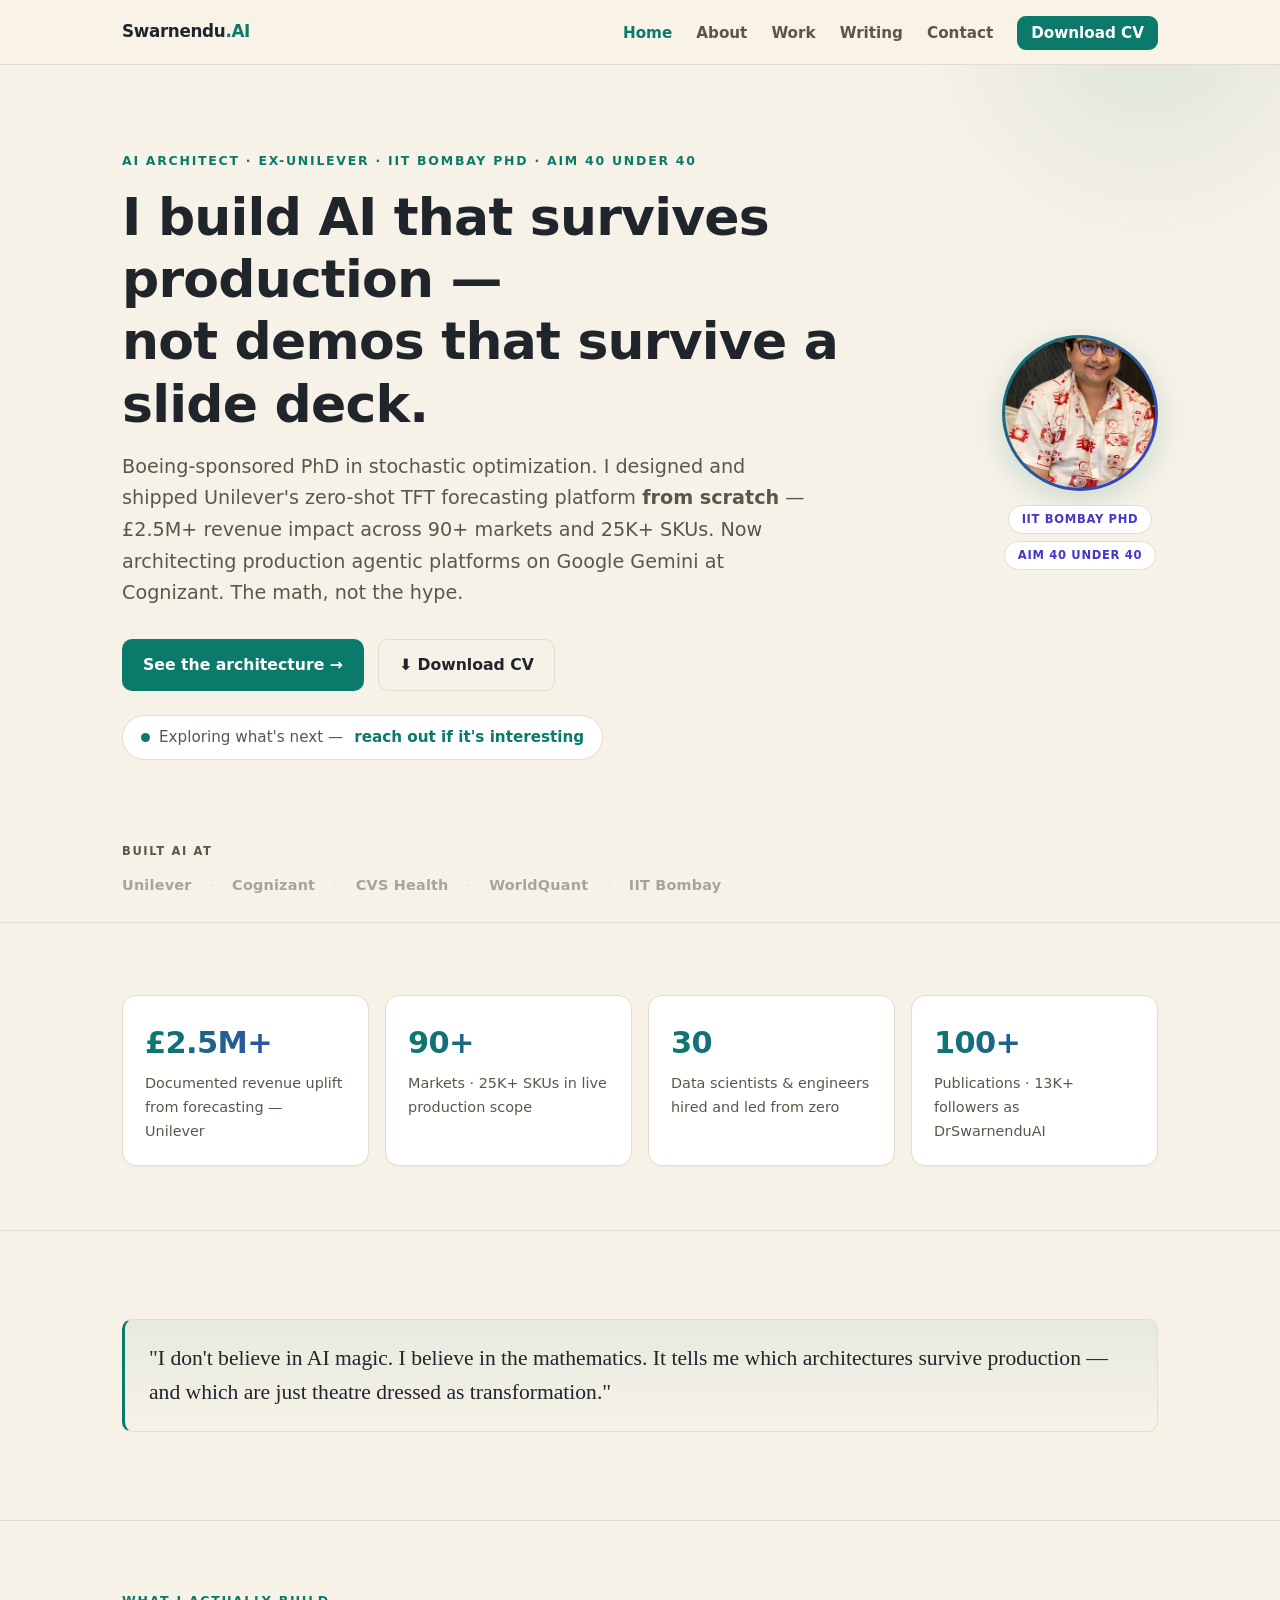
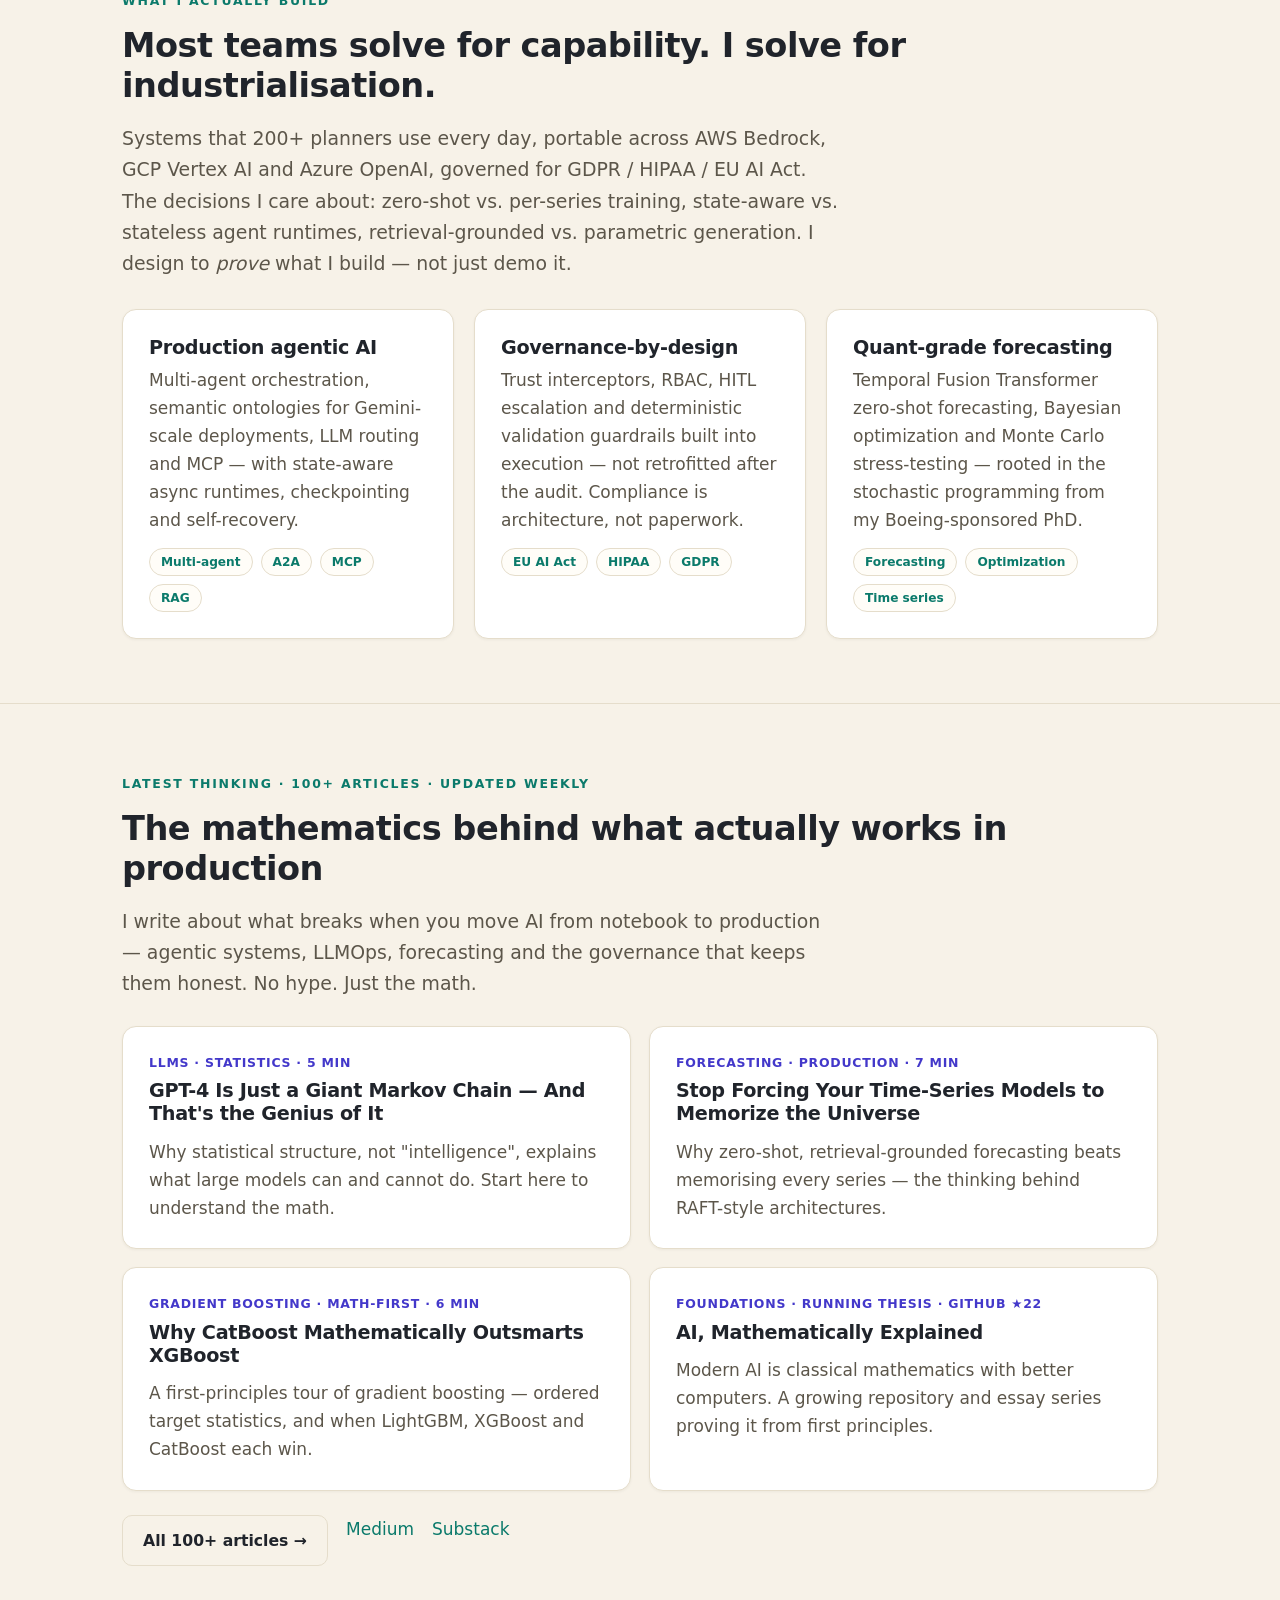
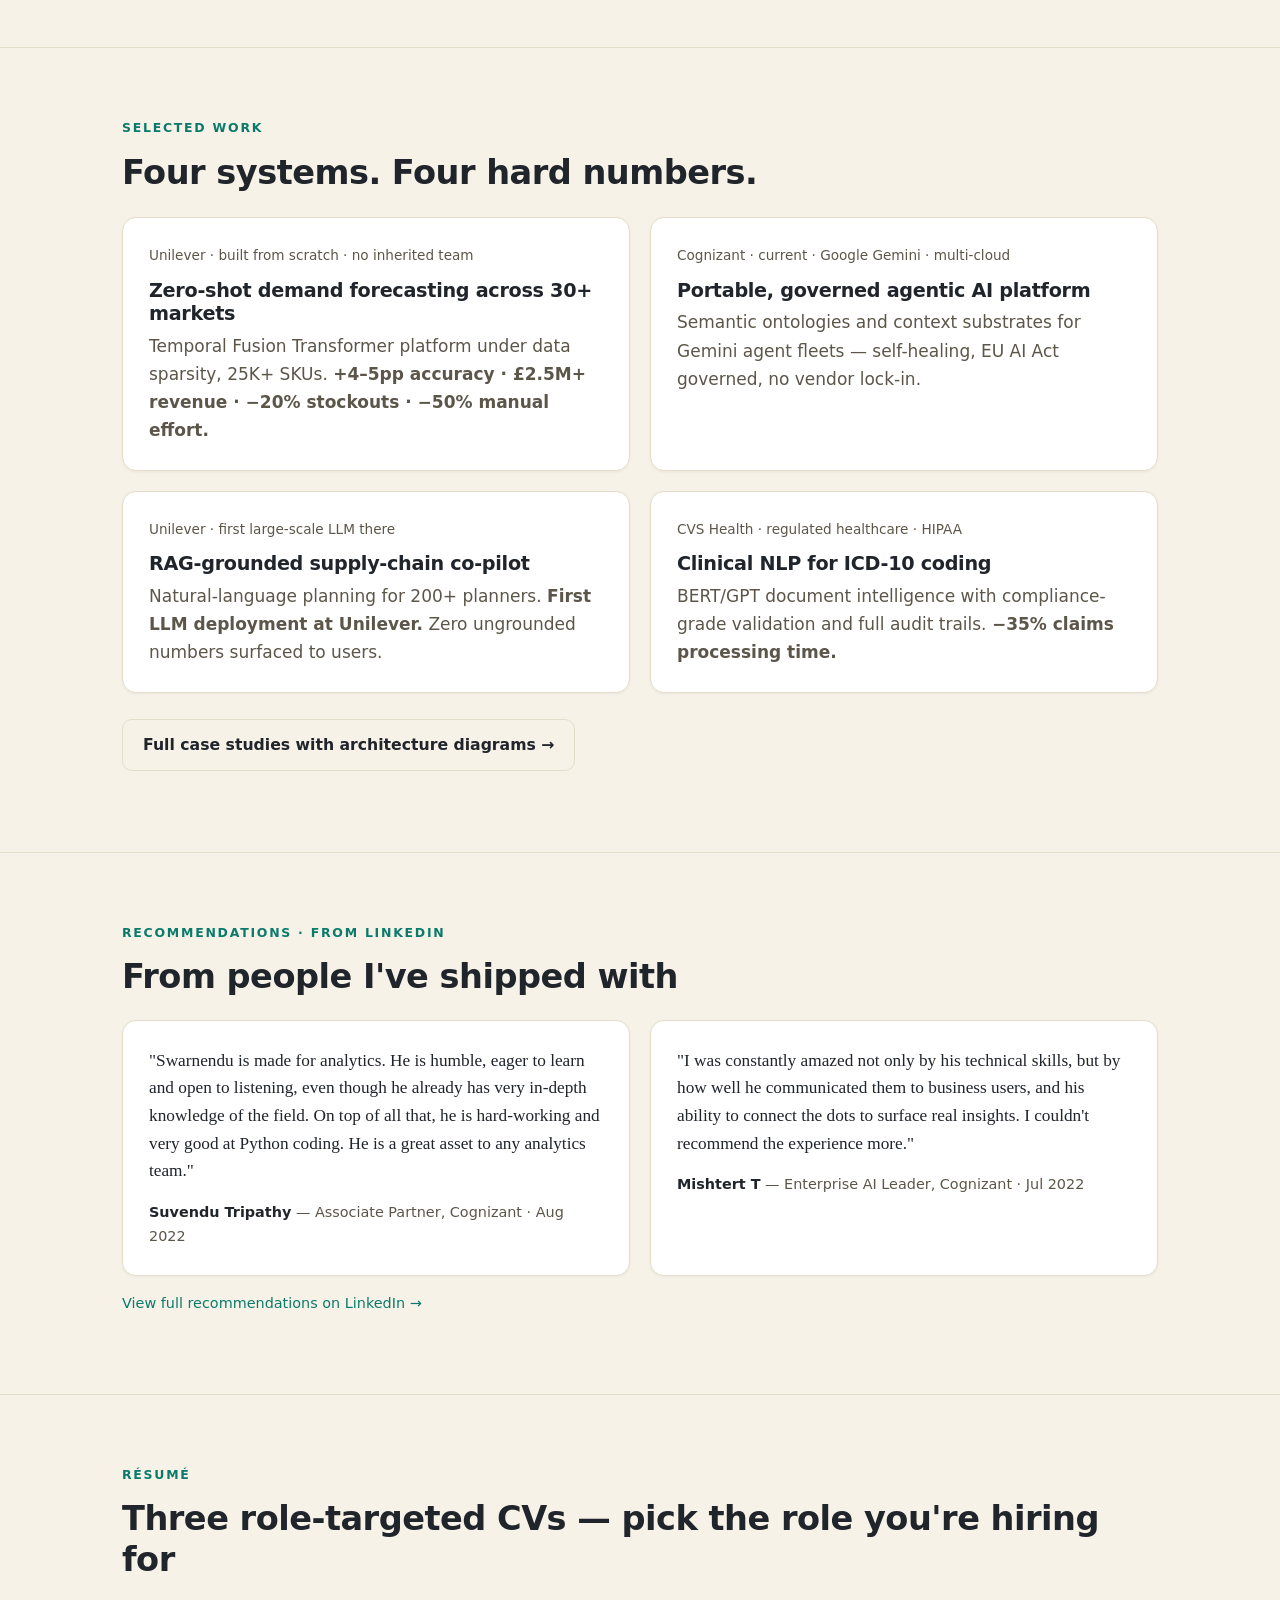
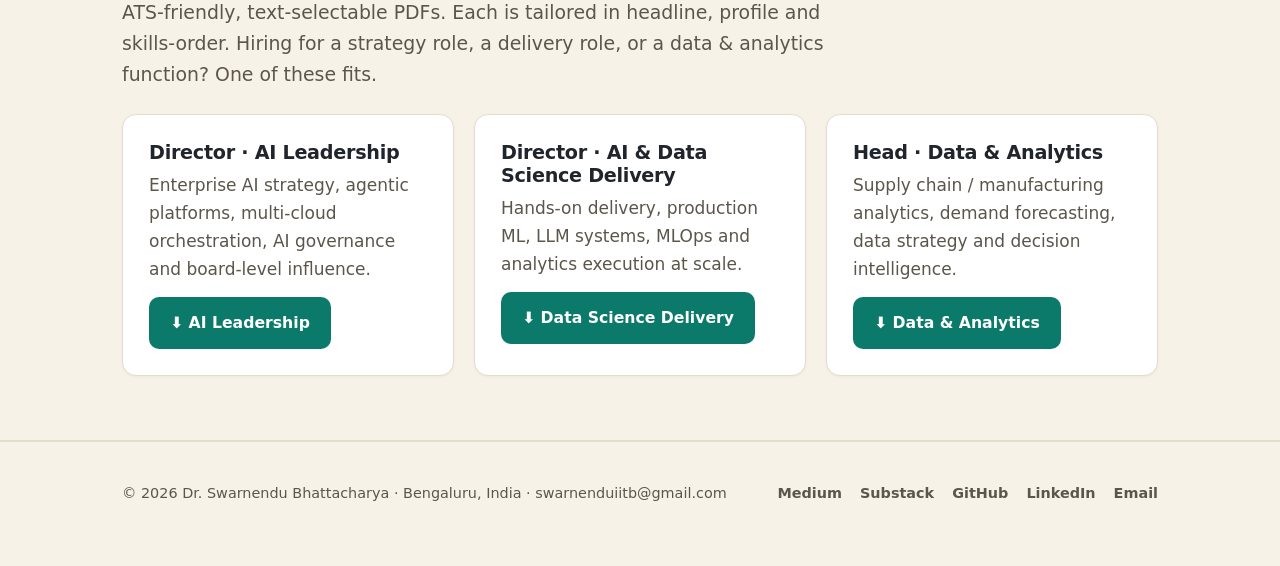
<file: index.html>
<!doctype html>
<html lang="en">
<head>
<meta charset="utf-8">
<meta name="viewport" content="width=device-width,initial-scale=1">
<title>Dr. Swarnendu Bhattacharya — AI Architect · Agentic AI · Forecasting · IIT Bombay PhD · ex-Unilever</title>
<meta name="description" content="Dr. Swarnendu Bhattacharya: AI architect and practitioner. Built Unilever's zero-shot TFT forecasting platform from scratch — £2.5M+ impact across 90+ markets. Now building Google Gemini agentic platforms at Cognizant. IIT Bombay PhD, AIM 40 Under 40. 100+ publications.">
<meta name="author" content="Dr. Swarnendu Bhattacharya">
<meta name="keywords" content="AI architect India, agentic AI production, LLM orchestration enterprise, Temporal Fusion Transformer forecasting, Director AI Bengaluru, Principal AI engineer India, IIT Bombay PhD machine learning, ex-Unilever AI, demand forecasting ML, MLOps production, AI governance GDPR HIPAA, RAG production systems">
<link rel="canonical" href="https://drswarnendu.vercel.app/">
<meta property="og:type" content="website">
<meta property="og:title" content="Dr. Swarnendu Bhattacharya — I build AI that survives production">
<meta property="og:description" content="Director AI · ex-Unilever · IIT Bombay PhD. Built forecasting from scratch: £2.5M+, 90+ markets, 30-person org. AIM 40 Under 40. The mathematics doesn't lie.">
<meta property="og:url" content="https://drswarnendu.vercel.app/">
<meta name="twitter:card" content="summary_large_image">
<meta name="theme-color" content="#f7f2e8">
<link rel="icon" type="image/svg+xml" href="favicon.svg">
<meta property="og:image" content="https://drswarnendu.vercel.app/assets/og-banner.png">
<meta name="twitter:image" content="https://drswarnendu.vercel.app/assets/og-banner.png">
<meta name="google-site-verification" content="ymkqoARlLAQf9RH2tPxUiYVW7BLL19bURBoswuVoYTw">
<link rel="stylesheet" href="styles.css">
<script type="application/ld+json">
{
  "@context":"https://schema.org",
  "@type":"Person",
  "name":"Dr. Swarnendu Bhattacharya",
  "alternateName":"DrSwarnenduAI",
  "headline":"Director AI · ex-Unilever · IIT Bombay Boeing-sponsored PhD · AIM 40 Under 40 · Open to VP AI · Chief AI Officer",
  "jobTitle":"Director of Artificial Intelligence",
  "worksFor":[{"@type":"Organization","name":"Cognizant"}],
  "alumniOf":[
    {"@type":"CollegeOrUniversity","name":"Indian Institute of Technology, Bombay"},
    {"@type":"CollegeOrUniversity","name":"NIT Tiruchirappalli"}
  ],
  "hasCredential":[
    {"@type":"EducationalOccupationalCredential","credentialCategory":"doctorate","recognizedBy":{"@type":"Organization","name":"Indian Institute of Technology, Bombay"},"name":"PhD, Optimization & Operations Research (Boeing-sponsored)"},
    {"@type":"EducationalOccupationalCredential","credentialCategory":"award","recognizedBy":{"@type":"Organization","name":"Analytics India Magazine"},"name":"AIM 40 Under 40, 2026"}
  ],
  "seeks":{
    "@type":"Demand",
    "name":"VP AI · Chief AI Officer · Head of AI Platforms · Director of Data Science",
    "description":"Open to VP Artificial Intelligence, Chief AI Officer, Head of AI Platforms, Director of Data Science, and Director AI Delivery roles — in India and globally (remote or relocation)."
  },
  "email":"mailto:swarnenduiitb@gmail.com",
  "telephone":"+918879220084",
  "address":{"@type":"PostalAddress","addressLocality":"Bengaluru","addressRegion":"Karnataka","addressCountry":"IN"},
  "sameAs":[
    "https://medium.com/@swarnenduiitb2020i",
    "https://substack.com/@swarnenduai",
    "https://github.com/MLDreamer",
    "https://www.linkedin.com/in/swarnendu-bhattacharya/"
  ],
  "knowsAbout":[
    "Agentic AI","LLM Orchestration","Enterprise AI Strategy","VP Artificial Intelligence",
    "Chief AI Officer","Head of AI Platforms","Production Machine Learning",
    "Time Series Forecasting","Demand Forecasting","Multi-Agent Systems",
    "Mathematical Optimization","Operations Research","MLOps","AI Governance",
    "EU AI Act","GDPR","HIPAA","Google Gemini","AWS Bedrock","GCP Vertex AI","Azure OpenAI",
    "Temporal Fusion Transformer","Bayesian Optimization","Monte Carlo Simulation",
    "Databricks","MLflow","SAP IBP","RAG","MCP","A2A protocol"
  ]
}
</script>
</head>
<body>

<header class="nav">
  <div class="wrap nav-inner">
    <a class="brand" href="index.html">Swarnendu<span>.AI</span></a>
    <button class="menu-btn" aria-label="Toggle menu" onclick="document.getElementById('m').classList.toggle('open')">≡</button>
    <nav><ul id="m">
      <li><a href="index.html" class="active">Home</a></li>
      <li><a href="about.html">About</a></li>
      <li><a href="work.html">Work</a></li>
      <li><a href="writing.html">Writing</a></li>
      <li><a href="contact.html">Contact</a></li>
      <li><a class="nav-cta" href="#cv">Download CV</a></li>
    </ul></nav>
  </div>
</header>

<main>

<!-- ============================================================
     HERO
============================================================ -->
<section class="hero">
  <div class="wrap hero-inner">

    <div class="hero-text">
      <span class="eyebrow">AI architect · ex-Unilever · IIT Bombay PhD · AIM 40 Under 40</span>
      <h1>I build AI that survives production —<br>not demos that survive a slide deck.</h1>
      <p class="tag">Boeing-sponsored PhD in stochastic optimization. I designed and shipped Unilever's zero-shot TFT forecasting platform <strong>from scratch</strong> — £2.5M+ revenue impact across 90+ markets and 25K+ SKUs. Now architecting production agentic platforms on Google Gemini at Cognizant. The math, not the hype.</p>
      <div class="cta-row">
        <a class="btn btn-primary" href="work.html">See the architecture →</a>
        <a class="btn btn-ghost" href="assets/cv/Swarnendu-Bhattacharya-CV-Director-AI-Leadership.pdf" download>⬇ Download CV</a>
      </div>
      <div class="avail">
        <span class="pulse"></span>
        Exploring what's next — <a href="contact.html" style="color:var(--accent);font-weight:700;margin-left:2px">reach out if it's interesting</a>
      </div>
    </div>

    <div class="hero-photo">
      <div class="photo-ring">
        <img src="assets/photo.jpg" alt="Dr. Swarnendu Bhattacharya">
      </div>
      <div class="photo-badges">
        <span class="badge-pill">IIT Bombay PhD</span>
        <span class="badge-pill">AIM 40 Under 40</span>
      </div>
    </div>

  </div>
</section>

<!-- ============================================================
     LOGO STRIP — credibility above the scroll
============================================================ -->
<section class="logos">
  <div class="wrap">
    <p class="logos-label">Built AI at</p>
    <div class="logo-strip">
      <span class="logo-co">Unilever</span>
      <span class="logo-sep">·</span>
      <span class="logo-co">Cognizant</span>
      <span class="logo-sep">·</span>
      <span class="logo-co">CVS Health</span>
      <span class="logo-sep">·</span>
      <span class="logo-co">WorldQuant</span>
      <span class="logo-sep">·</span>
      <span class="logo-co">IIT Bombay</span>
    </div>
  </div>
</section>

<!-- ============================================================
     STATS
============================================================ -->
<section class="section">
  <div class="wrap">
    <div class="stats">
      <div class="stat"><div class="n">£2.5M+</div><div class="l">Documented revenue uplift from forecasting — Unilever</div></div>
      <div class="stat"><div class="n">90+</div><div class="l">Markets · 25K+ SKUs in live production scope</div></div>
      <div class="stat"><div class="n">30</div><div class="l">Data scientists &amp; engineers hired and led from zero</div></div>
      <div class="stat"><div class="n">100+</div><div class="l">Publications · 13K+ followers as DrSwarnenduAI</div></div>
    </div>
  </div>
</section>

<!-- ============================================================
     POSITIONING QUOTE
============================================================ -->
<section class="section">
  <div class="wrap">
    <div class="callout">
      <p style="font-family:var(--serif);font-size:1.35rem;line-height:1.55;margin:0">"I don't believe in AI magic. I believe in the mathematics. It tells me which architectures survive production — and which are just theatre dressed as transformation."</p>
    </div>
  </div>
</section>

<!-- ============================================================
     WHAT I DO
============================================================ -->
<section class="section">
  <div class="wrap">
    <span class="eyebrow">What I actually build</span>
    <h2 style="margin-top:0">Most teams solve for capability. I solve for industrialisation.</h2>
    <p class="lead">Systems that 200+ planners use every day, portable across AWS Bedrock, GCP Vertex AI and Azure OpenAI, governed for GDPR / HIPAA / EU AI Act. The decisions I care about: zero-shot vs. per-series training, state-aware vs. stateless agent runtimes, retrieval-grounded vs. parametric generation. I design to <em>prove</em> what I build — not just demo it.</p>
    <div class="grid grid-3" style="margin-top:30px">
      <div class="card">
        <h3>Production agentic AI</h3>
        <p>Multi-agent orchestration, semantic ontologies for Gemini-scale deployments, LLM routing and MCP — with state-aware async runtimes, checkpointing and self-recovery.</p>
        <div class="tag-row"><span class="chip">Multi-agent</span><span class="chip">A2A</span><span class="chip">MCP</span><span class="chip">RAG</span></div>
      </div>
      <div class="card">
        <h3>Governance-by-design</h3>
        <p>Trust interceptors, RBAC, HITL escalation and deterministic validation guardrails built into execution — not retrofitted after the audit. Compliance is architecture, not paperwork.</p>
        <div class="tag-row"><span class="chip">EU AI Act</span><span class="chip">HIPAA</span><span class="chip">GDPR</span></div>
      </div>
      <div class="card">
        <h3>Quant-grade forecasting</h3>
        <p>Temporal Fusion Transformer zero-shot forecasting, Bayesian optimization and Monte Carlo stress-testing — rooted in the stochastic programming from my Boeing-sponsored PhD.</p>
        <div class="tag-row"><span class="chip">Forecasting</span><span class="chip">Optimization</span><span class="chip">Time series</span></div>
      </div>
    </div>
  </div>
</section>

<!-- ============================================================
     LATEST THINKING — writing front-and-centre
============================================================ -->
<section class="section">
  <div class="wrap">
    <span class="eyebrow">Latest thinking · 100+ articles · Updated weekly</span>
    <h2 style="margin-top:0">The mathematics behind what actually works in production</h2>
    <p class="lead">I write about what breaks when you move AI from notebook to production — agentic systems, LLMOps, forecasting and the governance that keeps them honest. No hype. Just the math.</p>
    <div class="feat" style="margin-top:26px">
      <a class="card" href="https://levelup.gitconnected.com/gpt-4-is-just-a-giant-markov-chain-and-thats-the-genius-of-it-5a801502afb0" target="_blank" rel="noopener" style="color:inherit">
        <span class="pub">LLMs · Statistics · 5 min</span>
        <h3>GPT-4 Is Just a Giant Markov Chain — And That's the Genius of It</h3>
        <p>Why statistical structure, not "intelligence", explains what large models can and cannot do. Start here to understand the math.</p>
      </a>
      <a class="card" href="https://www.linkedin.com/pulse/stop-forcing-your-time-series-models-memorize-bhattacharya-ly16c" target="_blank" rel="noopener" style="color:inherit">
        <span class="pub">Forecasting · Production · 7 min</span>
        <h3>Stop Forcing Your Time-Series Models to Memorize the Universe</h3>
        <p>Why zero-shot, retrieval-grounded forecasting beats memorising every series — the thinking behind RAFT-style architectures.</p>
      </a>
      <a class="card" href="https://www.linkedin.com/pulse/why-catboost-mathematically-outsmarts-xgboost-journey-bhattacharya-pnrqc" target="_blank" rel="noopener" style="color:inherit">
        <span class="pub">Gradient Boosting · Math-first · 6 min</span>
        <h3>Why CatBoost Mathematically Outsmarts XGBoost</h3>
        <p>A first-principles tour of gradient boosting — ordered target statistics, and when LightGBM, XGBoost and CatBoost each win.</p>
      </a>
      <a class="card" href="https://github.com/MLDreamer/AIMathematicallyexplained" target="_blank" rel="noopener" style="color:inherit">
        <span class="pub">Foundations · Running thesis · GitHub ★22</span>
        <h3>AI, Mathematically Explained</h3>
        <p>Modern AI is classical mathematics with better computers. A growing repository and essay series proving it from first principles.</p>
      </a>
    </div>
    <p style="margin-top:24px;display:flex;gap:18px;flex-wrap:wrap">
      <a class="btn btn-ghost" href="writing.html">All 100+ articles →</a>
      <a href="https://medium.com/@swarnenduiitb2020i" target="_blank" rel="noopener">Medium</a>
      <a href="https://substack.com/@swarnenduai" target="_blank" rel="noopener">Substack</a>
    </p>
  </div>
</section>

<!-- ============================================================
     SELECTED WORK
============================================================ -->
<section class="section">
  <div class="wrap">
    <span class="eyebrow">Selected work</span>
    <h2 style="margin-top:0">Four systems. Four hard numbers.</h2>
    <div class="grid grid-2" style="margin-top:24px">
      <a class="card" href="work.html#case-unilever-forecasting" style="color:inherit">
        <div class="meta">Unilever · built from scratch · no inherited team</div>
        <h3>Zero-shot demand forecasting across 30+ markets</h3>
        <p>Temporal Fusion Transformer platform under data sparsity, 25K+ SKUs. <strong>+4–5pp accuracy · £2.5M+ revenue · −20% stockouts · −50% manual effort.</strong></p>
      </a>
      <a class="card" href="work.html#case-gemini-agents" style="color:inherit">
        <div class="meta">Cognizant · current · Google Gemini · multi-cloud</div>
        <h3>Portable, governed agentic AI platform</h3>
        <p>Semantic ontologies and context substrates for Gemini agent fleets — self-healing, EU AI Act governed, no vendor lock-in.</p>
      </a>
      <a class="card" href="work.html#case-unilever-copilot" style="color:inherit">
        <div class="meta">Unilever · first large-scale LLM there</div>
        <h3>RAG-grounded supply-chain co-pilot</h3>
        <p>Natural-language planning for 200+ planners. <strong>First LLM deployment at Unilever.</strong> Zero ungrounded numbers surfaced to users.</p>
      </a>
      <a class="card" href="work.html#case-cvs-nlp" style="color:inherit">
        <div class="meta">CVS Health · regulated healthcare · HIPAA</div>
        <h3>Clinical NLP for ICD-10 coding</h3>
        <p>BERT/GPT document intelligence with compliance-grade validation and full audit trails. <strong>−35% claims processing time.</strong></p>
      </a>
    </div>
    <p style="margin-top:26px"><a class="btn btn-ghost" href="work.html">Full case studies with architecture diagrams →</a></p>
  </div>
</section>

<!-- ============================================================
     TESTIMONIALS — social proof from real colleagues
============================================================ -->
<section class="section">
  <div class="wrap">
    <span class="eyebrow">Recommendations · from LinkedIn</span>
    <h2 style="margin-top:0">From people I've shipped with</h2>
    <div class="grid grid-2" style="margin-top:22px">
      <div class="card">
        <blockquote style="margin:0;font-family:var(--serif);font-size:1.08rem;line-height:1.6;color:var(--ink)">"Swarnendu is made for analytics. He is humble, eager to learn and open to listening, even though he already has very in-depth knowledge of the field. On top of all that, he is hard-working and very good at Python coding. He is a great asset to any analytics team."</blockquote>
        <p style="margin:16px 0 0;font-size:.9rem;color:var(--ink-muted)"><strong style="color:var(--ink)">Suvendu Tripathy</strong> — Associate Partner, Cognizant · Aug 2022</p>
      </div>
      <div class="card">
        <blockquote style="margin:0;font-family:var(--serif);font-size:1.08rem;line-height:1.6;color:var(--ink)">"I was constantly amazed not only by his technical skills, but by how well he communicated them to business users, and his ability to connect the dots to surface real insights. I couldn't recommend the experience more."</blockquote>
        <p style="margin:16px 0 0;font-size:.9rem;color:var(--ink-muted)"><strong style="color:var(--ink)">Mishtert T</strong> — Enterprise AI Leader, Cognizant · Jul 2022</p>
      </div>
    </div>
    <p style="margin-top:16px;font-size:.9rem"><a href="https://www.linkedin.com/in/swarnendu-bhattacharya/" target="_blank" rel="noopener">View full recommendations on LinkedIn →</a></p>
  </div>
</section>

<!-- ============================================================
     CV DOWNLOAD
============================================================ -->
<section class="section" id="cv">
  <div class="wrap">
    <span class="eyebrow">Résumé</span>
    <h2 style="margin-top:0">Three role-targeted CVs — pick the role you're hiring for</h2>
    <p class="lead">ATS-friendly, text-selectable PDFs. Each is tailored in headline, profile and skills-order. Hiring for a strategy role, a delivery role, or a data &amp; analytics function? One of these fits.</p>
    <div class="grid grid-3" style="margin-top:24px">
      <div class="card">
        <h3>Director · AI Leadership</h3>
        <p>Enterprise AI strategy, agentic platforms, multi-cloud orchestration, AI governance and board-level influence.</p>
        <p style="margin-top:14px"><a class="btn btn-primary" href="assets/cv/Swarnendu-Bhattacharya-CV-Director-AI-Leadership.pdf" download>⬇ AI Leadership</a></p>
      </div>
      <div class="card">
        <h3>Director · AI &amp; Data Science Delivery</h3>
        <p>Hands-on delivery, production ML, LLM systems, MLOps and analytics execution at scale.</p>
        <p style="margin-top:14px"><a class="btn btn-primary" href="assets/cv/Swarnendu-Bhattacharya-CV-Director-AI-Data-Science-Delivery.pdf" download>⬇ Data Science Delivery</a></p>
      </div>
      <div class="card">
        <h3>Head · Data &amp; Analytics</h3>
        <p>Supply chain / manufacturing analytics, demand forecasting, data strategy and decision intelligence.</p>
        <p style="margin-top:14px"><a class="btn btn-primary" href="assets/cv/Swarnendu-Bhattacharya-CV-Head-Data-Analytics.pdf" download>⬇ Data &amp; Analytics</a></p>
      </div>
    </div>
  </div>
</section>

</main>

<footer>
  <div class="wrap foot-inner">
    <span>© 2026 Dr. Swarnendu Bhattacharya · Bengaluru, India · <a href="mailto:swarnenduiitb@gmail.com" style="color:var(--ink-muted)">swarnenduiitb@gmail.com</a></span>
    <div class="social">
      <a href="https://medium.com/@swarnenduiitb2020i" target="_blank" rel="noopener">Medium</a>
      <a href="https://substack.com/@swarnenduai" target="_blank" rel="noopener">Substack</a>
      <a href="https://github.com/MLDreamer" target="_blank" rel="noopener">GitHub</a>
      <a href="https://www.linkedin.com/in/swarnendu-bhattacharya/" target="_blank" rel="noopener">LinkedIn</a>
      <a href="mailto:swarnenduiitb@gmail.com">Email</a>
    </div>
  </div>
</footer>

<script>
  document.querySelectorAll('#m a').forEach(a=>a.addEventListener('click',()=>document.getElementById('m').classList.remove('open')));
</script>
</body>
</html>
</file>
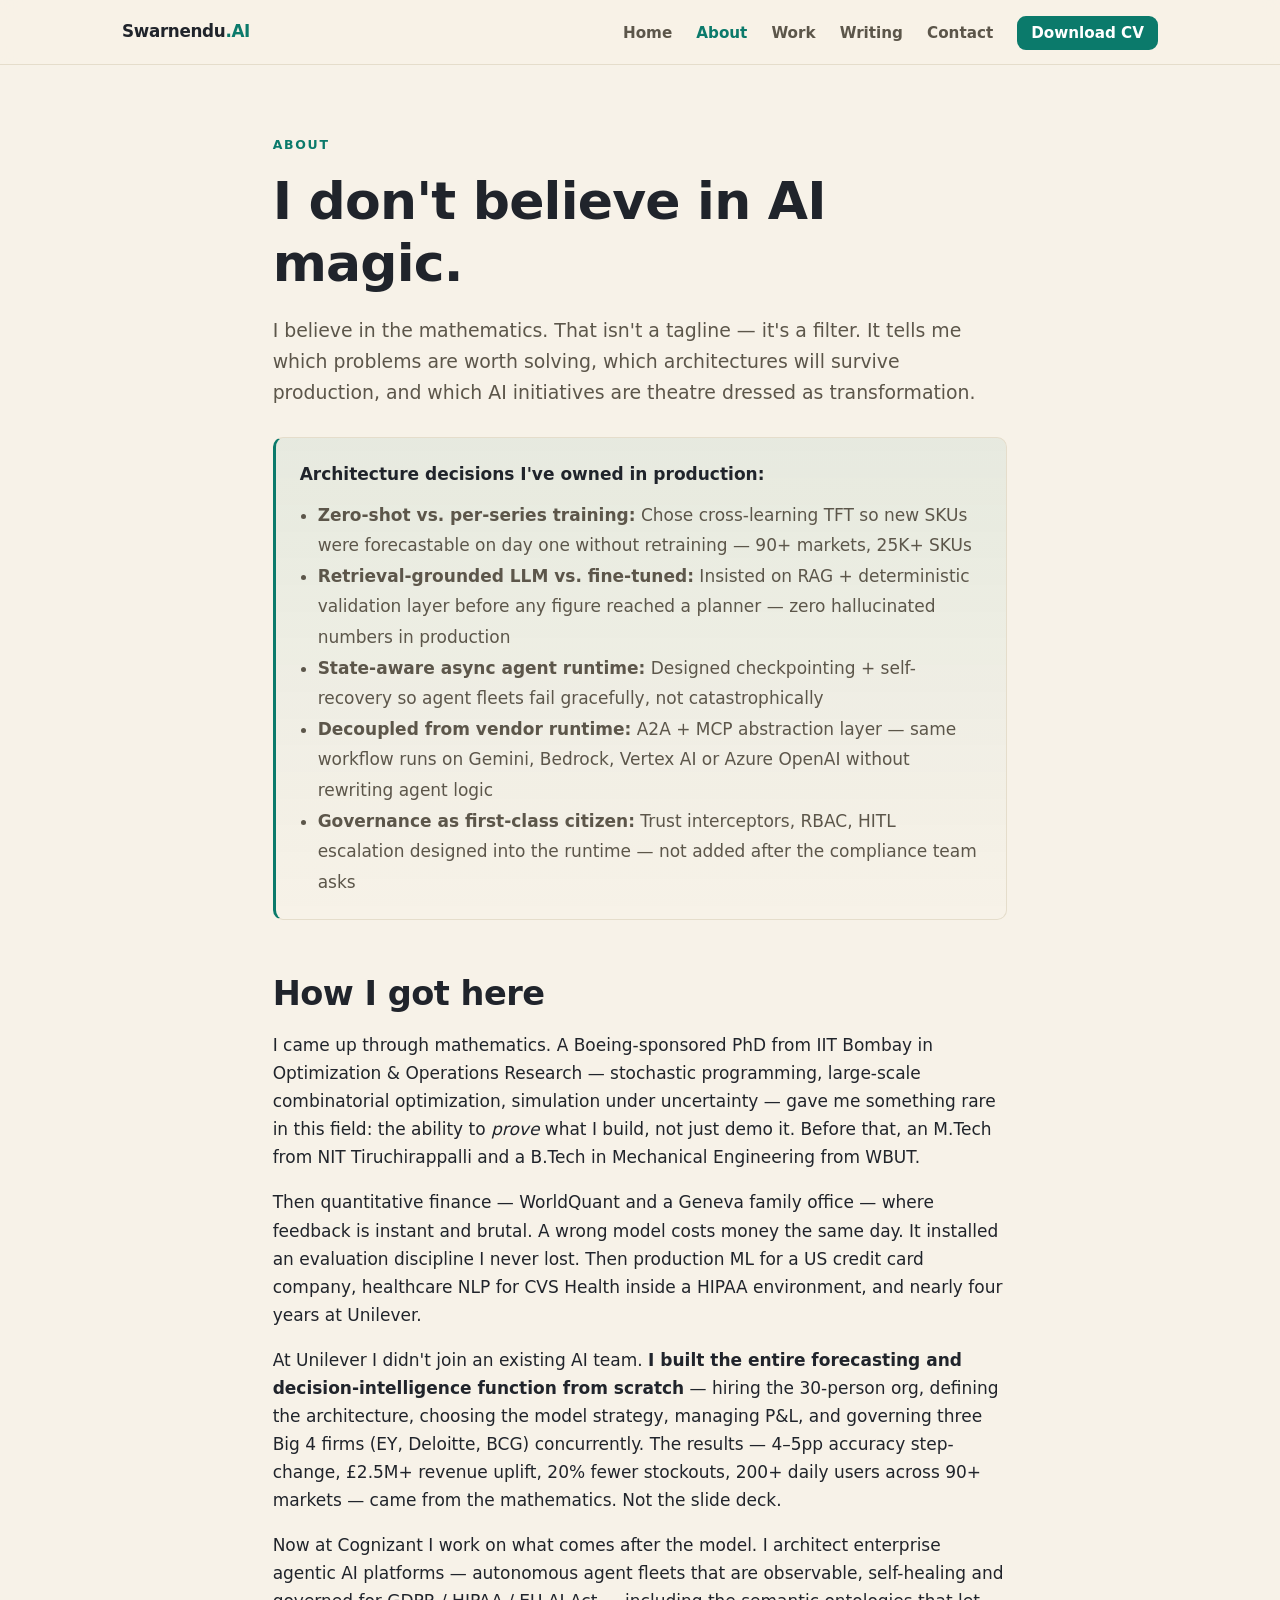
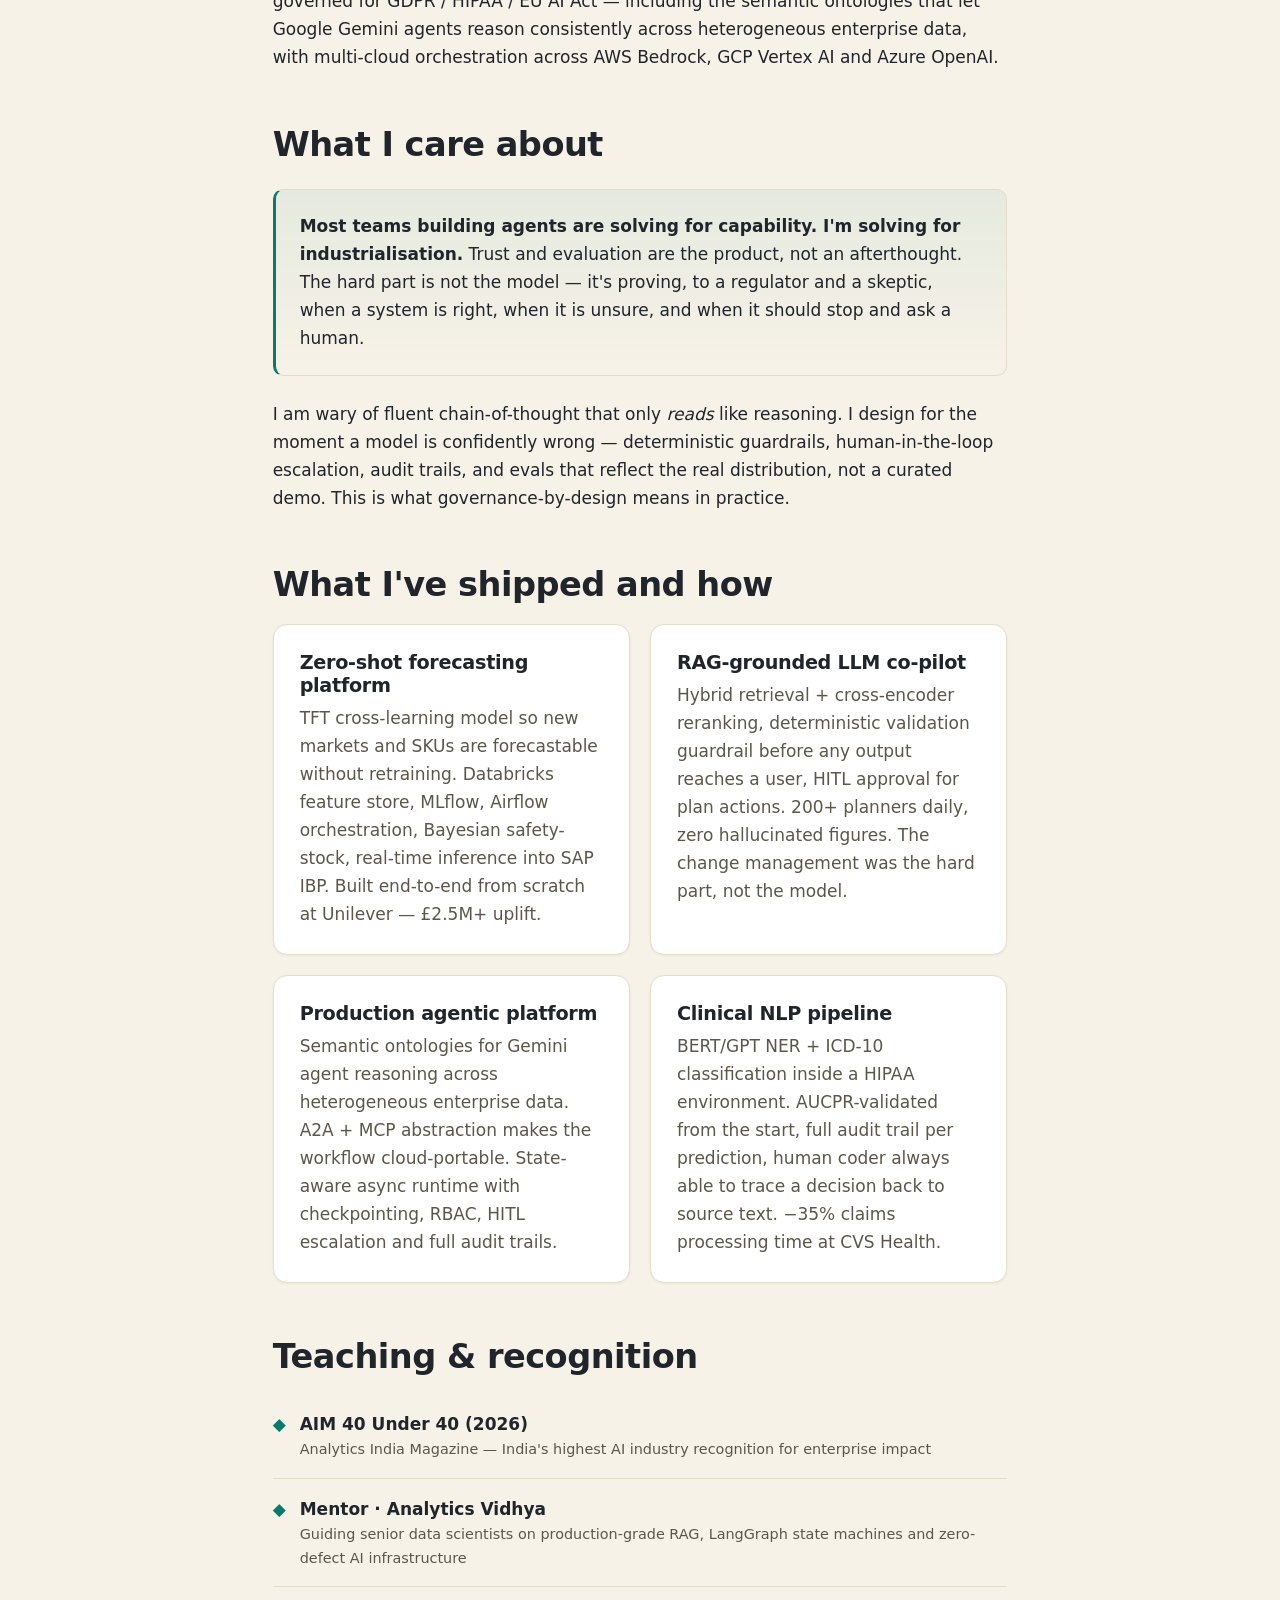
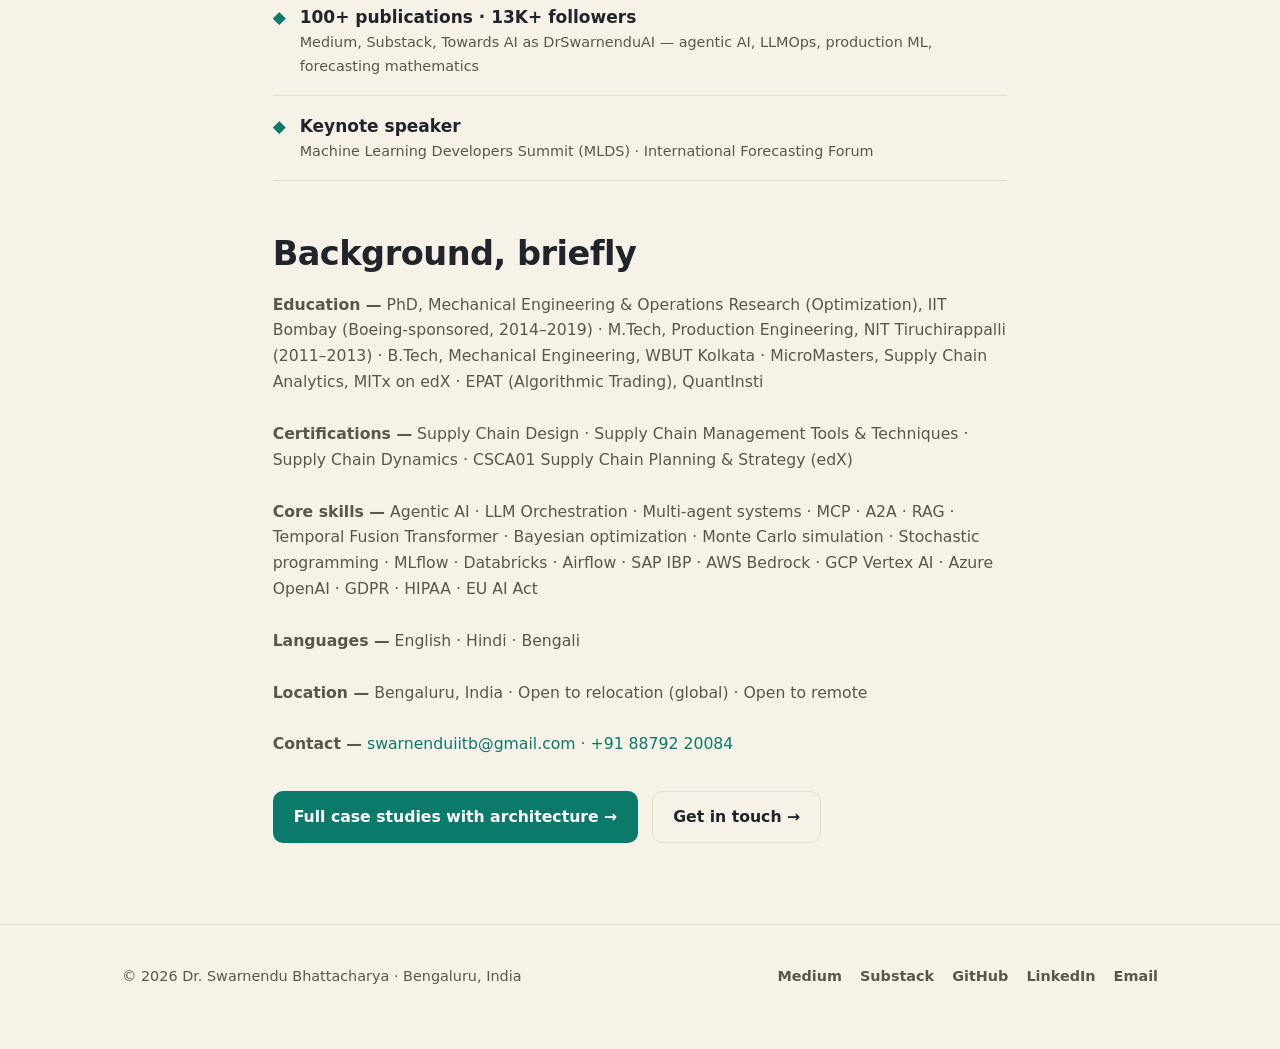
<file: about.html>
<!doctype html>
<html lang="en">
<head>
<meta charset="utf-8">
<meta name="viewport" content="width=device-width,initial-scale=1">
<title>About Dr. Swarnendu Bhattacharya — AI Architect · Production ML · Agentic AI · IIT Bombay PhD</title>
<meta name="description" content="Dr. Swarnendu Bhattacharya: Boeing-sponsored IIT Bombay PhD. Built Unilever's zero-shot TFT forecasting platform from scratch — £2.5M+, 90+ markets. Architecting Google Gemini agentic platforms at Cognizant. 100+ publications. AIM 40 Under 40.">
<meta name="keywords" content="AI architect India, production ML engineer, agentic AI practitioner, Principal AI engineer Bengaluru, Director AI India, IIT Bombay PhD ML, ex-Unilever AI, Temporal Fusion Transformer, RAG production, LLM orchestration, demand forecasting ML India">
<link rel="canonical" href="https://drswarnendu.vercel.app/about.html">
<meta property="og:type" content="article">
<meta property="og:title" content="About — Dr. Swarnendu Bhattacharya · VP AI · Chief AI Officer">
<meta property="og:description" content="IIT Bombay PhD → quant finance → production ML → Unilever (built AI from scratch) → Cognizant Director AI. AIM 40 Under 40. Targeting VP AI and CAO roles globally.">
<meta name="theme-color" content="#f7f2e8">
<link rel="icon" type="image/svg+xml" href="favicon.svg">
<meta property="og:image" content="https://drswarnendu.vercel.app/assets/og-banner.png">
<meta name="twitter:card" content="summary_large_image">
<meta name="twitter:image" content="https://drswarnendu.vercel.app/assets/og-banner.png">
<meta name="google-site-verification" content="ymkqoARlLAQf9RH2tPxUiYVW7BLL19bURBoswuVoYTw">
<link rel="stylesheet" href="styles.css">
</head>
<body>

<header class="nav">
  <div class="wrap nav-inner">
    <a class="brand" href="index.html">Swarnendu<span>.AI</span></a>
    <button class="menu-btn" aria-label="Toggle menu" onclick="document.getElementById('m').classList.toggle('open')">≡</button>
    <nav><ul id="m">
      <li><a href="index.html">Home</a></li>
      <li><a href="about.html" class="active">About</a></li>
      <li><a href="work.html">Work</a></li>
      <li><a href="writing.html">Writing</a></li>
      <li><a href="contact.html">Contact</a></li>
      <li><a class="nav-cta" href="index.html#cv">Download CV</a></li>
    </ul></nav>
  </div>
</header>

<main>
<section class="section" style="border-bottom:none;padding-top:64px">
  <div class="wrap prose">

    <span class="eyebrow">About</span>
    <h1 style="margin-bottom:.4em">I don't believe in AI magic.</h1>
    <p class="lead">I believe in the mathematics. That isn't a tagline — it's a filter. It tells me which problems are worth solving, which architectures will survive production, and which AI initiatives are theatre dressed as transformation.</p>

    <!-- KEY ARCHITECTURE DECISIONS — the signal for technical hiring managers -->
    <div class="callout" style="margin-top:28px">
      <p style="margin:0;font-weight:600;color:var(--ink)">Architecture decisions I've owned in production:</p>
      <ul style="margin:12px 0 0;padding-left:18px;color:var(--ink-muted);line-height:1.8">
        <li><strong>Zero-shot vs. per-series training:</strong> Chose cross-learning TFT so new SKUs were forecastable on day one without retraining — 90+ markets, 25K+ SKUs</li>
        <li><strong>Retrieval-grounded LLM vs. fine-tuned:</strong> Insisted on RAG + deterministic validation layer before any figure reached a planner — zero hallucinated numbers in production</li>
        <li><strong>State-aware async agent runtime:</strong> Designed checkpointing + self-recovery so agent fleets fail gracefully, not catastrophically</li>
        <li><strong>Decoupled from vendor runtime:</strong> A2A + MCP abstraction layer — same workflow runs on Gemini, Bedrock, Vertex AI or Azure OpenAI without rewriting agent logic</li>
        <li><strong>Governance as first-class citizen:</strong> Trust interceptors, RBAC, HITL escalation designed into the runtime — not added after the compliance team asks</li>
      </ul>
    </div>

    <h2>How I got here</h2>
    <p>I came up through mathematics. A Boeing-sponsored PhD from IIT Bombay in Optimization &amp; Operations Research — stochastic programming, large-scale combinatorial optimization, simulation under uncertainty — gave me something rare in this field: the ability to <em>prove</em> what I build, not just demo it. Before that, an M.Tech from NIT Tiruchirappalli and a B.Tech in Mechanical Engineering from WBUT.</p>
    <p>Then quantitative finance — WorldQuant and a Geneva family office — where feedback is instant and brutal. A wrong model costs money the same day. It installed an evaluation discipline I never lost. Then production ML for a US credit card company, healthcare NLP for CVS Health inside a HIPAA environment, and nearly four years at Unilever.</p>
    <p>At Unilever I didn't join an existing AI team. <strong>I built the entire forecasting and decision-intelligence function from scratch</strong> — hiring the 30-person org, defining the architecture, choosing the model strategy, managing P&amp;L, and governing three Big 4 firms (EY, Deloitte, BCG) concurrently. The results — 4–5pp accuracy step-change, £2.5M+ revenue uplift, 20% fewer stockouts, 200+ daily users across 90+ markets — came from the mathematics. Not the slide deck.</p>
    <p>Now at Cognizant I work on what comes after the model. I architect enterprise agentic AI platforms — autonomous agent fleets that are observable, self-healing and governed for GDPR / HIPAA / EU AI Act — including the semantic ontologies that let Google Gemini agents reason consistently across heterogeneous enterprise data, with multi-cloud orchestration across AWS Bedrock, GCP Vertex AI and Azure OpenAI.</p>
    <h2>What I care about</h2>
    <div class="callout">
      <p><strong>Most teams building agents are solving for capability. I'm solving for industrialisation.</strong> Trust and evaluation are the product, not an afterthought. The hard part is not the model — it's proving, to a regulator and a skeptic, when a system is right, when it is unsure, and when it should stop and ask a human.</p>
    </div>
    <p>I am wary of fluent chain-of-thought that only <em>reads</em> like reasoning. I design for the moment a model is confidently wrong — deterministic guardrails, human-in-the-loop escalation, audit trails, and evals that reflect the real distribution, not a curated demo. This is what governance-by-design means in practice.</p>

    <h2>What I've shipped and how</h2>
    <div class="grid grid-2" style="margin-top:18px">
      <div class="card">
        <h3>Zero-shot forecasting platform</h3>
        <p>TFT cross-learning model so new markets and SKUs are forecastable without retraining. Databricks feature store, MLflow, Airflow orchestration, Bayesian safety-stock, real-time inference into SAP IBP. Built end-to-end from scratch at Unilever — £2.5M+ uplift.</p>
      </div>
      <div class="card">
        <h3>RAG-grounded LLM co-pilot</h3>
        <p>Hybrid retrieval + cross-encoder reranking, deterministic validation guardrail before any output reaches a user, HITL approval for plan actions. 200+ planners daily, zero hallucinated figures. The change management was the hard part, not the model.</p>
      </div>
      <div class="card">
        <h3>Production agentic platform</h3>
        <p>Semantic ontologies for Gemini agent reasoning across heterogeneous enterprise data. A2A + MCP abstraction makes the workflow cloud-portable. State-aware async runtime with checkpointing, RBAC, HITL escalation and full audit trails.</p>
      </div>
      <div class="card">
        <h3>Clinical NLP pipeline</h3>
        <p>BERT/GPT NER + ICD-10 classification inside a HIPAA environment. AUCPR-validated from the start, full audit trail per prediction, human coder always able to trace a decision back to source text. −35% claims processing time at CVS Health.</p>
      </div>
    </div>

    <h2>Teaching &amp; recognition</h2>
    <ul class="wlist">
      <li><span class="dot">◆</span><div><strong>AIM 40 Under 40 (2026)</strong><div class="sub">Analytics India Magazine — India's highest AI industry recognition for enterprise impact</div></div></li>
      <li><span class="dot">◆</span><div><strong>Mentor · Analytics Vidhya</strong><div class="sub">Guiding senior data scientists on production-grade RAG, LangGraph state machines and zero-defect AI infrastructure</div></div></li>
      <li><span class="dot">◆</span><div><strong>100+ publications · 13K+ followers</strong><div class="sub">Medium, Substack, Towards AI as DrSwarnenduAI — agentic AI, LLMOps, production ML, forecasting mathematics</div></div></li>
      <li><span class="dot">◆</span><div><strong>Keynote speaker</strong><div class="sub">Machine Learning Developers Summit (MLDS) · International Forecasting Forum</div></div></li>
    </ul>

    <h2>Background, briefly</h2>
    <p class="muted" style="font-size:.98rem">
      <strong>Education —</strong> PhD, Mechanical Engineering &amp; Operations Research (Optimization), IIT Bombay (Boeing-sponsored, 2014–2019) · M.Tech, Production Engineering, NIT Tiruchirappalli (2011–2013) · B.Tech, Mechanical Engineering, WBUT Kolkata · MicroMasters, Supply Chain Analytics, MITx on edX · EPAT (Algorithmic Trading), QuantInsti<br><br>
      <strong>Certifications —</strong> Supply Chain Design · Supply Chain Management Tools &amp; Techniques · Supply Chain Dynamics · CSCA01 Supply Chain Planning &amp; Strategy (edX)<br><br>
      <strong>Core skills —</strong> Agentic AI · LLM Orchestration · Multi-agent systems · MCP · A2A · RAG · Temporal Fusion Transformer · Bayesian optimization · Monte Carlo simulation · Stochastic programming · MLflow · Databricks · Airflow · SAP IBP · AWS Bedrock · GCP Vertex AI · Azure OpenAI · GDPR · HIPAA · EU AI Act<br><br>
      <strong>Languages —</strong> English · Hindi · Bengali<br><br>
      <strong>Location —</strong> Bengaluru, India · Open to relocation (global) · Open to remote<br><br>
      <strong>Contact —</strong> <a href="mailto:swarnenduiitb@gmail.com">swarnenduiitb@gmail.com</a> · <a href="tel:+918879220084">+91 88792 20084</a>
    </p>

    <p style="margin-top:34px;display:flex;gap:14px;flex-wrap:wrap">
      <a class="btn btn-primary" href="work.html">Full case studies with architecture →</a>
      <a class="btn btn-ghost" href="contact.html">Get in touch →</a>
    </p>

  </div>
</section>
</main>

<footer>
  <div class="wrap foot-inner">
    <span>© 2026 Dr. Swarnendu Bhattacharya · Bengaluru, India</span>
    <div class="social">
      <a href="https://medium.com/@swarnenduiitb2020i" target="_blank" rel="noopener">Medium</a>
      <a href="https://substack.com/@swarnenduai" target="_blank" rel="noopener">Substack</a>
      <a href="https://github.com/MLDreamer" target="_blank" rel="noopener">GitHub</a>
      <a href="https://www.linkedin.com/in/swarnendu-bhattacharya/" target="_blank" rel="noopener">LinkedIn</a>
      <a href="mailto:swarnenduiitb@gmail.com">Email</a>
    </div>
  </div>
</footer>
<script>document.querySelectorAll('#m a').forEach(a=>a.addEventListener('click',()=>document.getElementById('m').classList.remove('open')));</script>
</body>
</html>
</file>
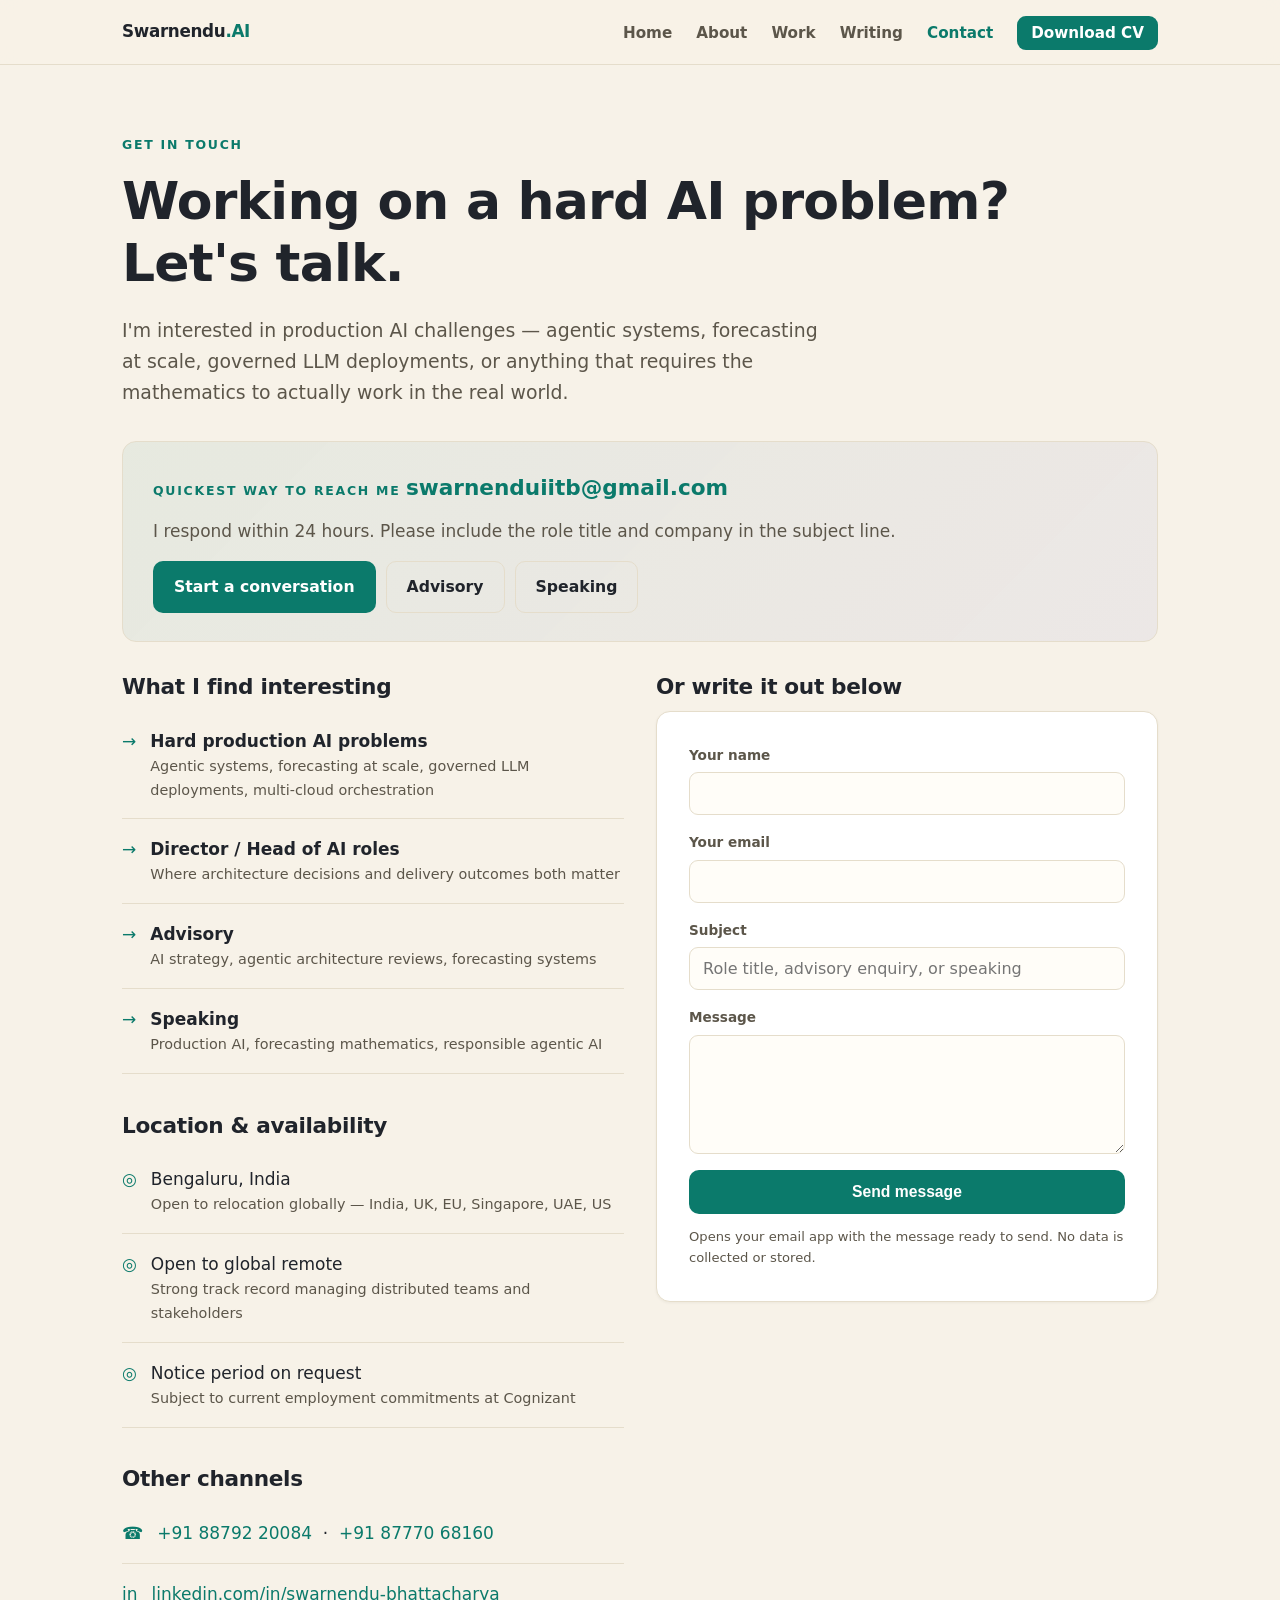
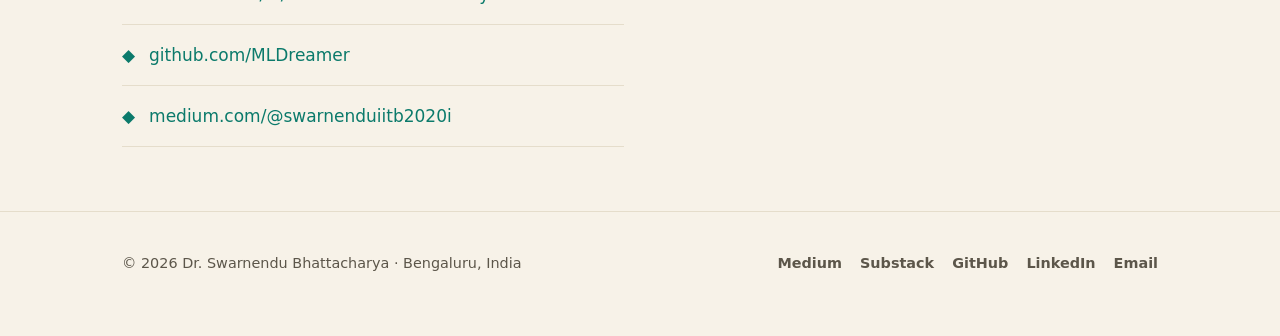
<file: contact.html>
<!doctype html>
<html lang="en">
<head>
<meta charset="utf-8">
<meta name="viewport" content="width=device-width,initial-scale=1">
<title>Contact — Dr. Swarnendu Bhattacharya · Director AI · Open to VP / CAO Roles</title>
<meta name="description" content="Reach Dr. Swarnendu Bhattacharya about Director · VP AI · CAO roles, advisory, or speaking. IIT Bombay PhD, ex-Unilever, AIM 40 Under 40. Based in Bengaluru, open to relocation and global remote.">
<link rel="canonical" href="https://drswarnendu.vercel.app/contact.html">
<meta property="og:type" content="website">
<meta property="og:title" content="Contact — Dr. Swarnendu Bhattacharya">
<meta property="og:description" content="Open to VP AI · CAO · Head of AI Platforms roles. Ex-Unilever, IIT Bombay PhD, AIM 40 Under 40. Bengaluru · open to global remote &amp; relocation.">
<meta name="theme-color" content="#f7f2e8">
<link rel="icon" type="image/svg+xml" href="favicon.svg">
<meta property="og:image" content="https://drswarnendu.vercel.app/assets/og-banner.png">
<meta name="twitter:card" content="summary_large_image">
<meta name="twitter:image" content="https://drswarnendu.vercel.app/assets/og-banner.png">
<meta name="google-site-verification" content="ymkqoARlLAQf9RH2tPxUiYVW7BLL19bURBoswuVoYTw">
<link rel="stylesheet" href="styles.css">
</head>
<body>

<header class="nav">
  <div class="wrap nav-inner">
    <a class="brand" href="index.html">Swarnendu<span>.AI</span></a>
    <button class="menu-btn" aria-label="Toggle menu" onclick="document.getElementById('m').classList.toggle('open')">≡</button>
    <nav><ul id="m">
      <li><a href="index.html">Home</a></li>
      <li><a href="about.html">About</a></li>
      <li><a href="work.html">Work</a></li>
      <li><a href="writing.html">Writing</a></li>
      <li><a href="contact.html" class="active">Contact</a></li>
      <li><a class="nav-cta" href="index.html#cv">Download CV</a></li>
    </ul></nav>
  </div>
</header>

<main>
<section class="section" style="padding-top:64px;border-bottom:none">
  <div class="wrap">

    <span class="eyebrow">Get in touch</span>
    <h1 style="margin-bottom:.4em">Working on a hard AI problem?<br>Let's talk.</h1>
    <p class="lead">I'm interested in production AI challenges — agentic systems, forecasting at scale, governed LLM deployments, or anything that requires the mathematics to actually work in the real world.</p>

    <!-- QUICKEST WAY — most prominent -->
    <div class="quick-reach" style="margin-top:32px">
      <p class="eyebrow" style="margin-bottom:8px">Quickest way to reach me</p>
      <a class="email-big" href="mailto:swarnenduiitb@gmail.com">swarnenduiitb@gmail.com</a>
      <p style="color:var(--ink-muted);margin-top:8px;margin-bottom:0">I respond within 24 hours. Please include the role title and company in the subject line.</p>
      <div class="reach-row">
        <a class="btn btn-primary" href="mailto:swarnenduiitb@gmail.com?subject=Interesting%20problem%20to%20discuss">Start a conversation</a>
        <a class="btn btn-ghost" href="mailto:swarnenduiitb@gmail.com?subject=Advisory%20enquiry">Advisory</a>
        <a class="btn btn-ghost" href="mailto:swarnenduiitb@gmail.com?subject=Speaking%20enquiry">Speaking</a>
      </div>
    </div>

    <div style="display:grid;grid-template-columns:1fr 1fr;gap:32px;align-items:start;margin-top:32px">

      <!-- LEFT: Details -->
      <div>
        <h2 style="margin-top:0;font-size:1.35rem">What I find interesting</h2>
        <ul class="wlist">
          <li><span class="dot">→</span><div><strong>Hard production AI problems</strong><div class="sub">Agentic systems, forecasting at scale, governed LLM deployments, multi-cloud orchestration</div></div></li>
          <li><span class="dot">→</span><div><strong>Director / Head of AI roles</strong><div class="sub">Where architecture decisions and delivery outcomes both matter</div></div></li>
          <li><span class="dot">→</span><div><strong>Advisory</strong><div class="sub">AI strategy, agentic architecture reviews, forecasting systems</div></div></li>
          <li><span class="dot">→</span><div><strong>Speaking</strong><div class="sub">Production AI, forecasting mathematics, responsible agentic AI</div></div></li>
        </ul>

        <h2 style="margin-top:1.8em;font-size:1.35rem">Location &amp; availability</h2>
        <ul class="wlist">
          <li><span class="dot">◎</span><div>Bengaluru, India<div class="sub">Open to relocation globally — India, UK, EU, Singapore, UAE, US</div></div></li>
          <li><span class="dot">◎</span><div>Open to global remote<div class="sub">Strong track record managing distributed teams and stakeholders</div></div></li>
          <li><span class="dot">◎</span><div>Notice period on request<div class="sub">Subject to current employment commitments at Cognizant</div></div></li>
        </ul>

        <h2 style="margin-top:1.8em;font-size:1.35rem">Other channels</h2>
        <ul class="wlist">
          <li><span class="dot">☎</span><div><a href="tel:+918879220084">+91 88792 20084</a> &nbsp;·&nbsp; <a href="tel:+918777068160">+91 87770 68160</a></div></li>
          <li><span class="dot">in</span><div><a href="https://www.linkedin.com/in/swarnendu-bhattacharya/" target="_blank" rel="noopener">linkedin.com/in/swarnendu-bhattacharya</a></div></li>
          <li><span class="dot">◆</span><div><a href="https://github.com/MLDreamer" target="_blank" rel="noopener">github.com/MLDreamer</a></div></li>
          <li><span class="dot">◆</span><div><a href="https://medium.com/@swarnenduiitb2020i" target="_blank" rel="noopener">medium.com/@swarnenduiitb2020i</a></div></li>
        </ul>
      </div>

      <!-- RIGHT: Form (secondary option) -->
      <div>
        <h2 style="margin-top:0;font-size:1.35rem">Or write it out below</h2>
        <div class="contact-card">
          <form onsubmit="return mailtoSend(event)">
            <div class="field"><label for="name">Your name</label><input id="name" name="name" type="text" required></div>
            <div class="field"><label for="email">Your email</label><input id="email" name="email" type="email" required></div>
            <div class="field"><label for="subject">Subject</label>
              <input id="subject" name="subject" type="text" placeholder="Role title, advisory enquiry, or speaking"></div>
            <div class="field"><label for="msg">Message</label><textarea id="msg" name="msg" rows="5" required></textarea></div>
            <button class="btn btn-primary" type="submit" style="width:100%;justify-content:center">Send message</button>
            <p class="muted" style="font-size:.82rem;margin:12px 0 0">Opens your email app with the message ready to send. No data is collected or stored.</p>
          </form>
        </div>
      </div>

    </div>
  </div>
</section>
</main>

<footer>
  <div class="wrap foot-inner">
    <span>© 2026 Dr. Swarnendu Bhattacharya · Bengaluru, India</span>
    <div class="social">
      <a href="https://medium.com/@swarnenduiitb2020i" target="_blank" rel="noopener">Medium</a>
      <a href="https://substack.com/@swarnenduai" target="_blank" rel="noopener">Substack</a>
      <a href="https://github.com/MLDreamer" target="_blank" rel="noopener">GitHub</a>
      <a href="https://www.linkedin.com/in/swarnendu-bhattacharya/" target="_blank" rel="noopener">LinkedIn</a>
      <a href="mailto:swarnenduiitb@gmail.com">Email</a>
    </div>
  </div>
</footer>
<script>
function mailtoSend(e){
  e.preventDefault();
  var n=document.getElementById('name').value,
      em=document.getElementById('email').value,
      s=document.getElementById('subject').value||'Enquiry from your website',
      m=document.getElementById('msg').value;
  var body=encodeURIComponent(m+"\n\n— "+n+"\n"+em);
  window.location.href="mailto:swarnenduiitb@gmail.com?subject="+encodeURIComponent(s+" ("+n+")")+"&body="+body;
  return false;
}
document.querySelectorAll('#m a').forEach(a=>a.addEventListener('click',()=>document.getElementById('m').classList.remove('open')));
</script>
</body>
</html>
</file>
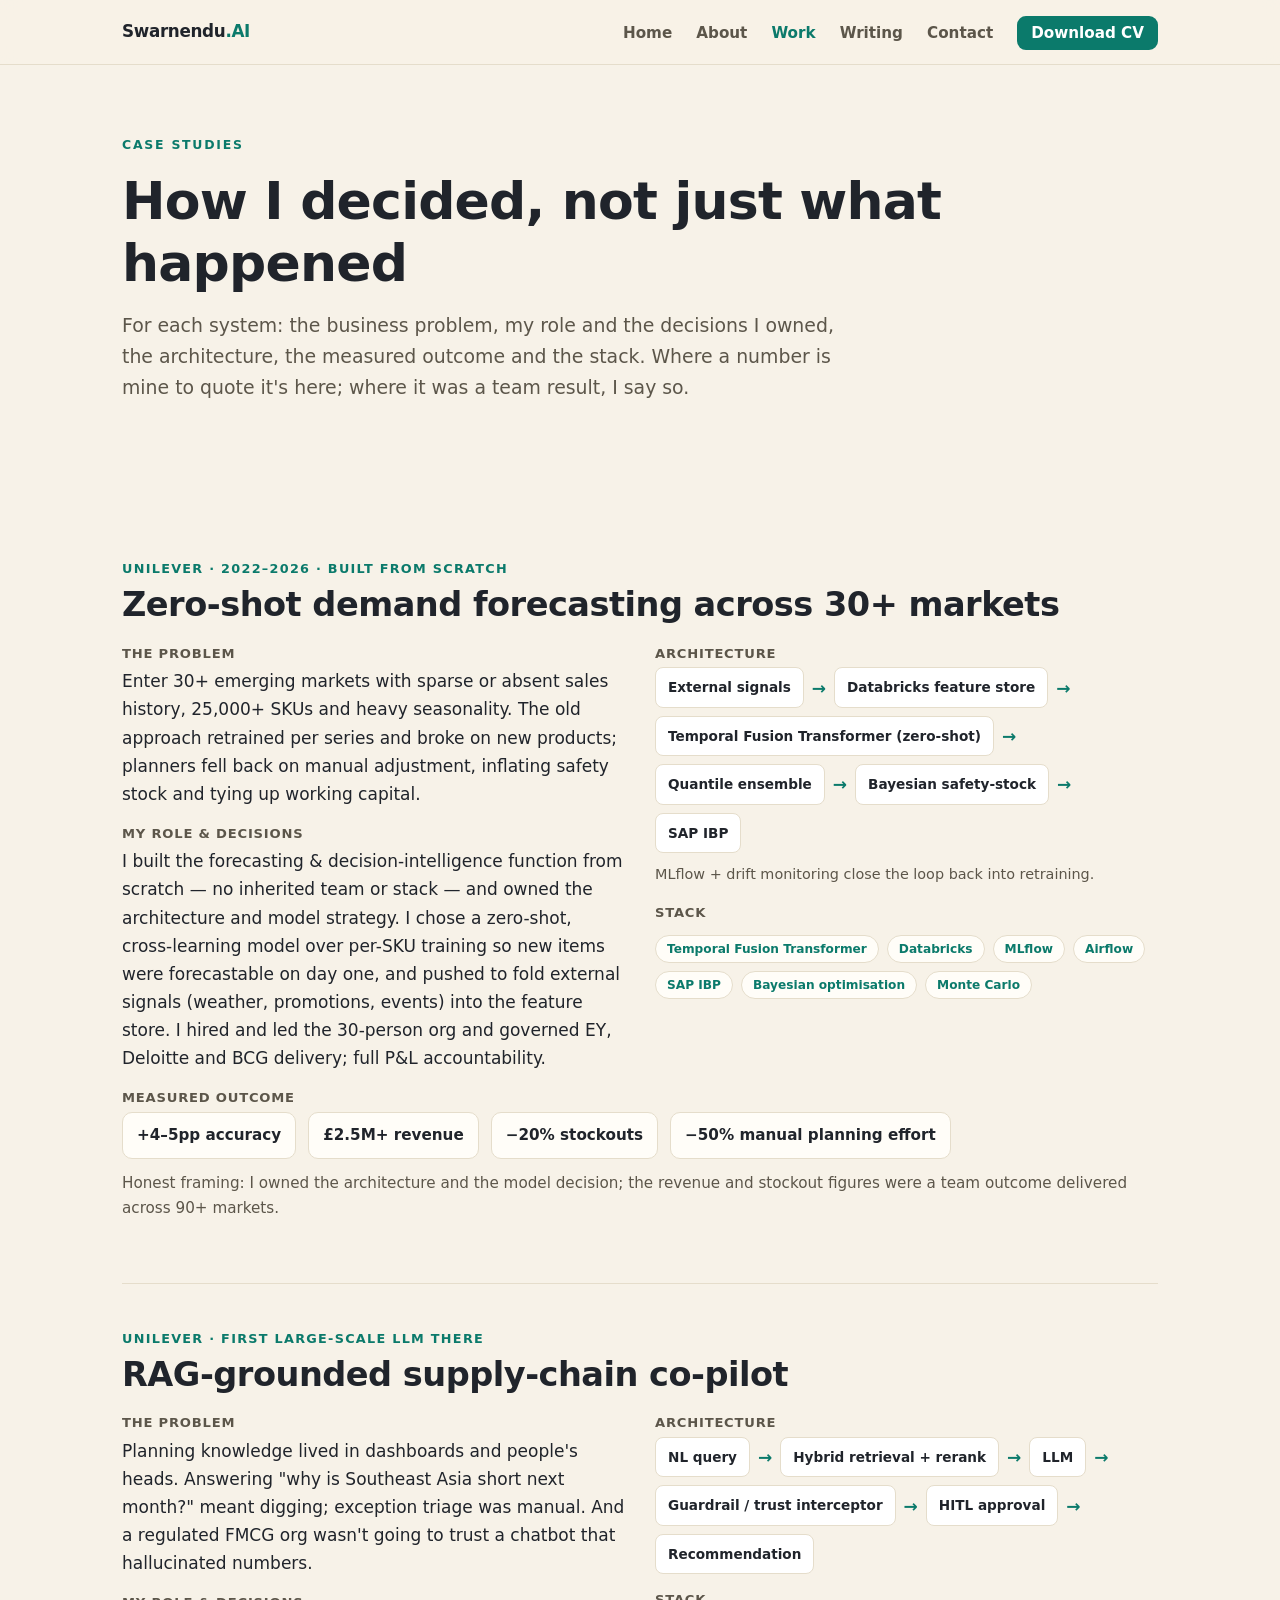
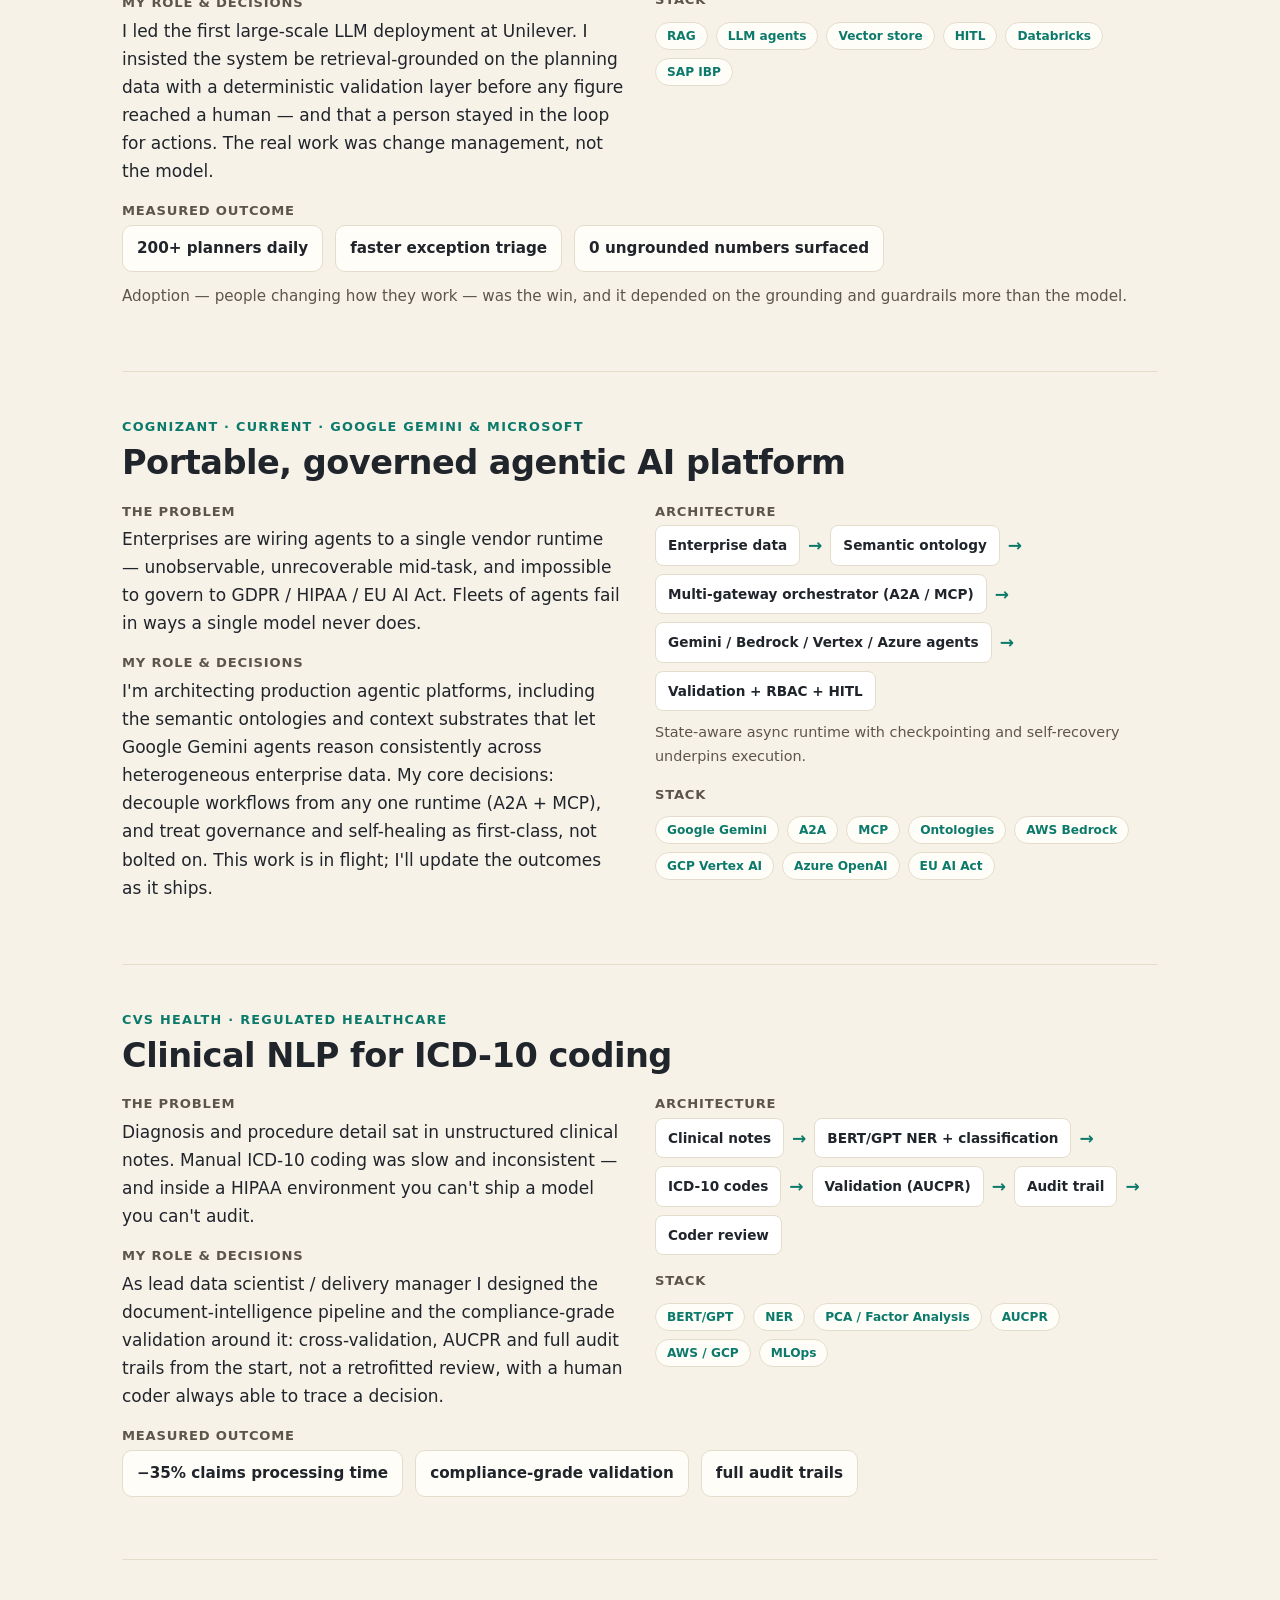
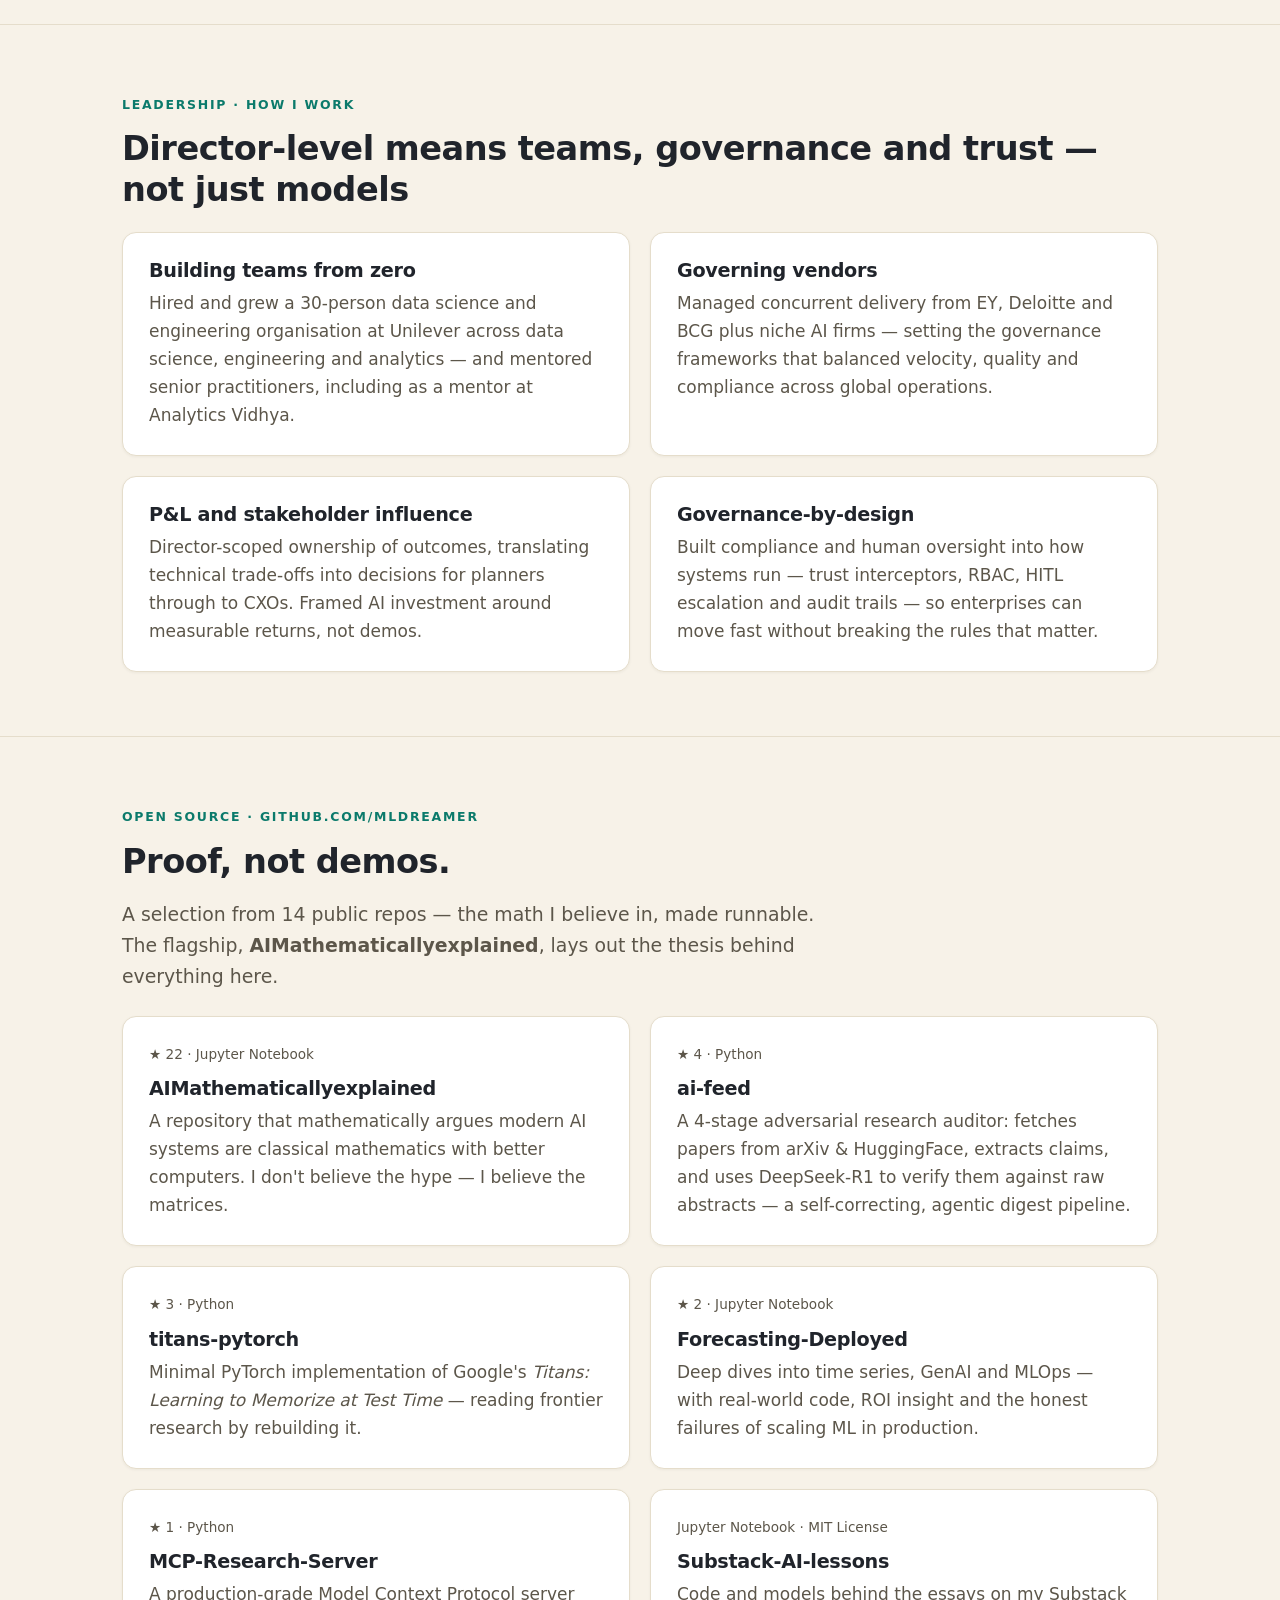
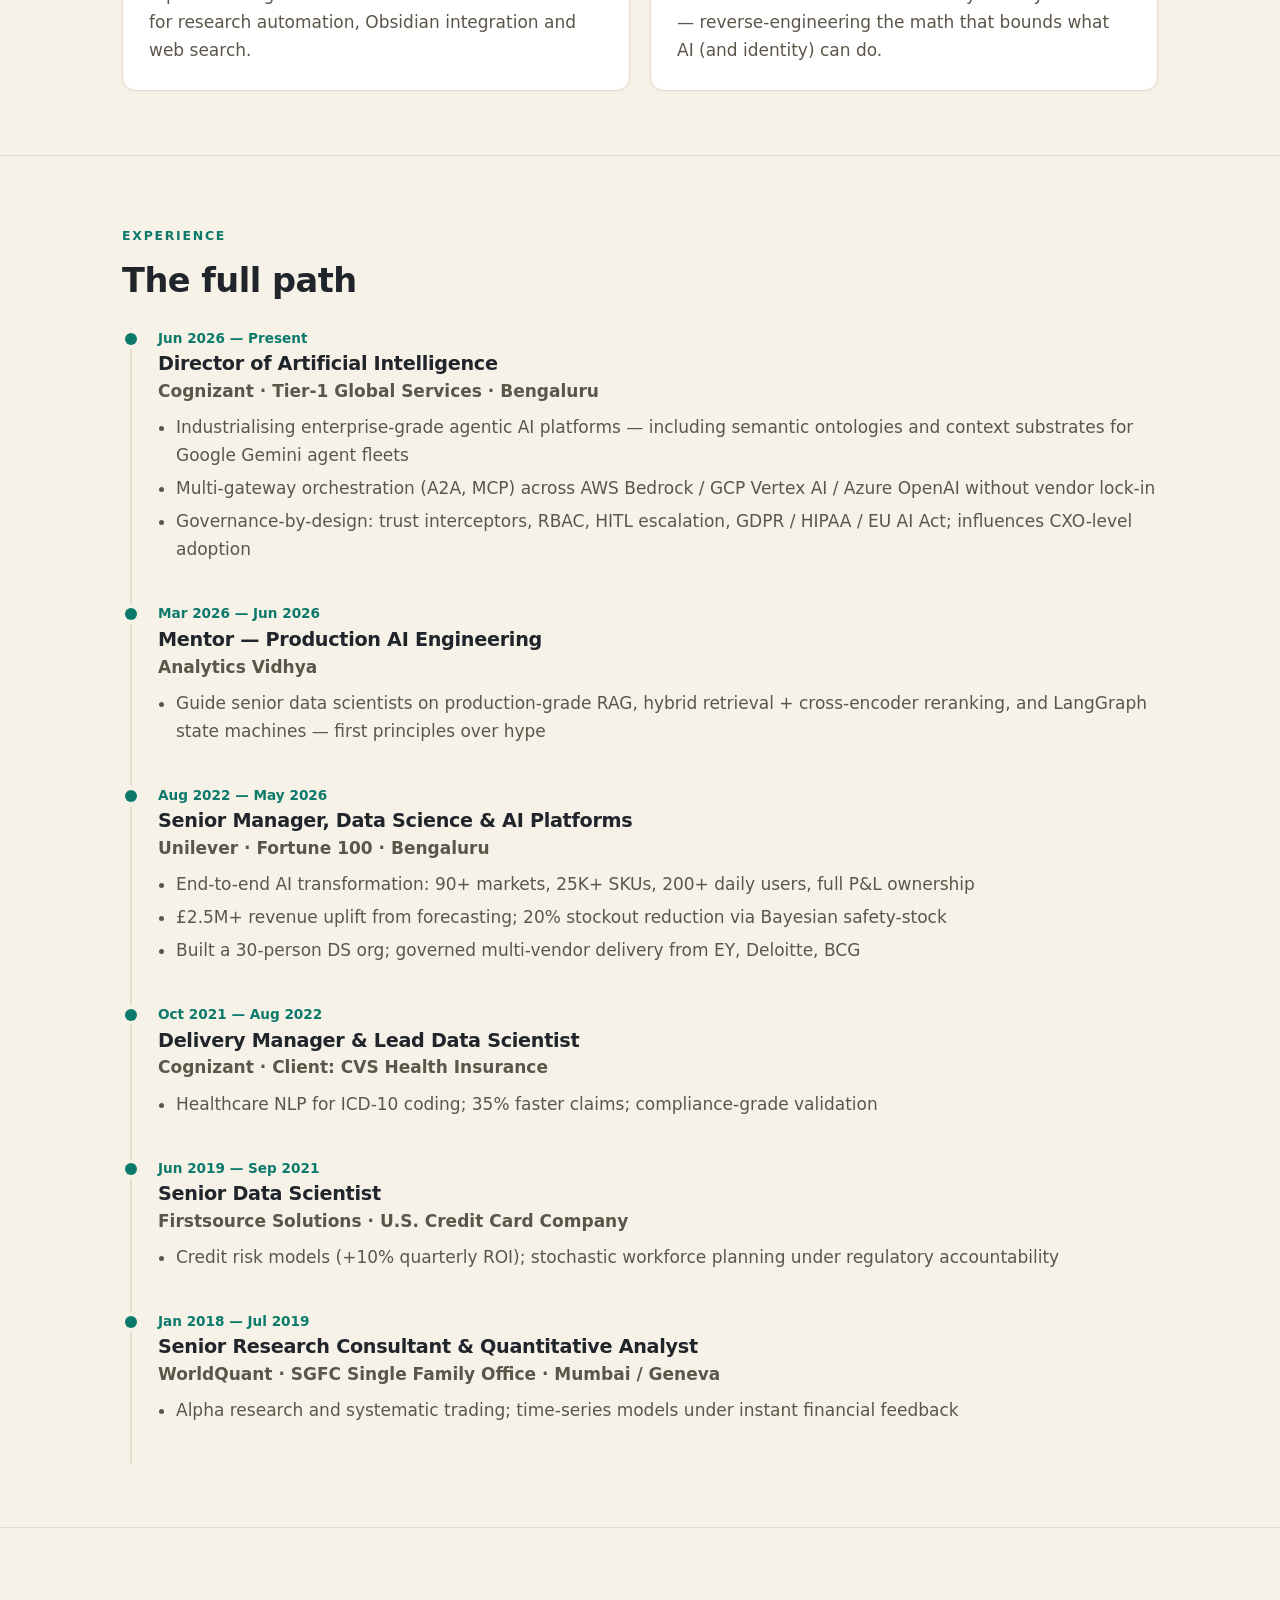
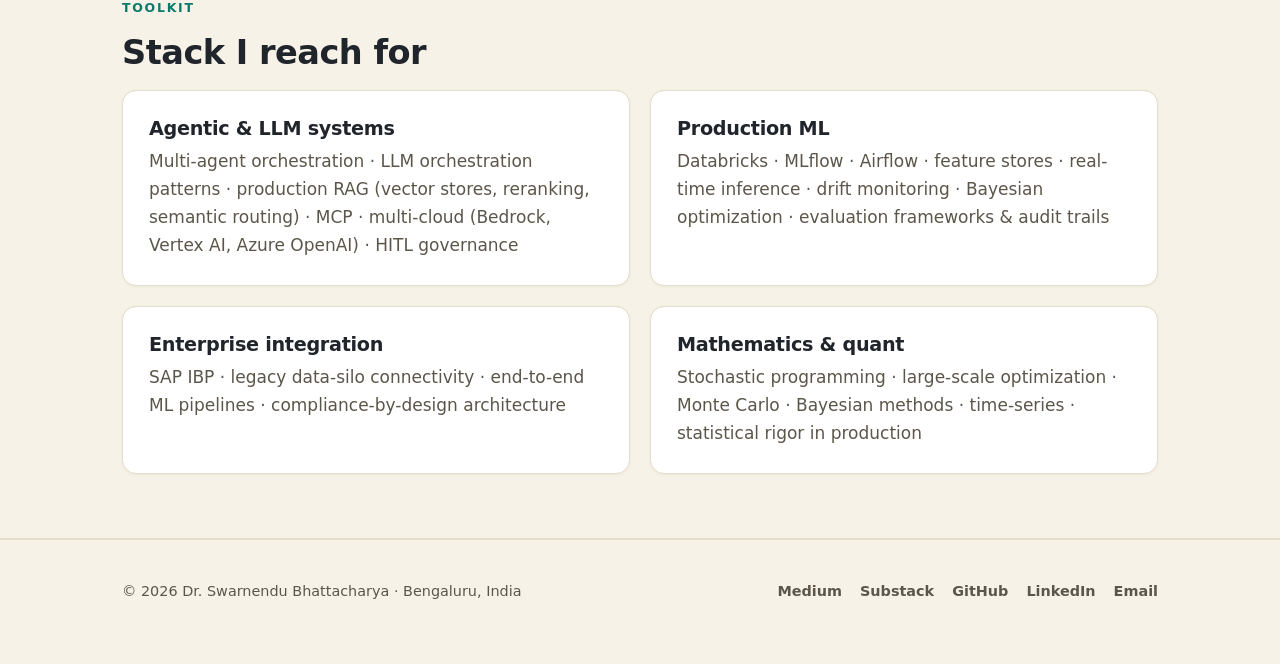
<file: work.html>
<!doctype html>
<html lang="en">
<head>
<meta charset="utf-8">
<meta name="viewport" content="width=device-width,initial-scale=1">
<title>Work, Case Studies &amp; Leadership — Dr. Swarnendu Bhattacharya</title>
<meta name="description" content="Deep case studies in production agentic AI and enterprise ML: Unilever zero-shot forecasting (£2.5M+), an LLM supply-chain co-pilot, Google Gemini agentic platforms, and CVS clinical NLP. Plus how I lead teams, governance and stakeholders as a Director of AI.">
<link rel="canonical" href="https://drswarnendu.vercel.app/work.html">
<meta property="og:type" content="article">
<meta property="og:title" content="Work & Case Studies — Dr. Swarnendu Bhattacharya">
<meta property="og:description" content="Production AI systems with measurable impact and the leadership behind them.">
<meta property="og:image" content="https://drswarnendu.vercel.app/assets/og-banner.png">
<meta name="twitter:card" content="summary_large_image">
<meta name="twitter:image" content="https://drswarnendu.vercel.app/assets/og-banner.png">
<meta name="theme-color" content="#f7f2e8">
<link rel="icon" type="image/svg+xml" href="favicon.svg">
<meta name="google-site-verification" content="ymkqoARlLAQf9RH2tPxUiYVW7BLL19bURBoswuVoYTw">
<link rel="stylesheet" href="styles.css">
</head>
<body>

<header class="nav">
  <div class="wrap nav-inner">
    <a class="brand" href="index.html">Swarnendu<span>.AI</span></a>
    <button class="menu-btn" aria-label="Toggle menu" onclick="document.getElementById('m').classList.toggle('open')">≡</button>
    <nav><ul id="m">
      <li><a href="index.html">Home</a></li>
      <li><a href="about.html">About</a></li>
      <li><a href="work.html" class="active">Work</a></li>
      <li><a href="writing.html">Writing</a></li>
      <li><a href="contact.html">Contact</a></li>
      <li><a class="nav-cta" href="index.html#cv">Download CV</a></li>
    </ul></nav>
  </div>
</header>

<main>
<section class="section" style="padding-top:64px;border-bottom:none">
  <div class="wrap">
    <span class="eyebrow">Case studies</span>
    <h1 style="margin-bottom:.3em">How I decided, not just what happened</h1>
    <p class="lead">For each system: the business problem, my role and the decisions I owned, the architecture, the measured outcome and the stack. Where a number is mine to quote it's here; where it was a team result, I say so.</p>
  </div>
</section>

<!-- CASE 1 -->
<section class="section">
  <div class="wrap">
    <article class="case" id="case-unilever-forecasting">
      <div class="kicker">Unilever · 2022–2026 · built from scratch</div>
      <h2>Zero-shot demand forecasting across 30+ markets</h2>
      <div class="cols">
        <div>
          <div class="block"><h4>The problem</h4><p>Enter 30+ emerging markets with sparse or absent sales history, 25,000+ SKUs and heavy seasonality. The old approach retrained per series and broke on new products; planners fell back on manual adjustment, inflating safety stock and tying up working capital.</p></div>
          <div class="block"><h4>My role &amp; decisions</h4><p>I built the forecasting &amp; decision-intelligence function from scratch — no inherited team or stack — and owned the architecture and model strategy. I chose a zero-shot, cross-learning model over per-SKU training so new items were forecastable on day one, and pushed to fold external signals (weather, promotions, events) into the feature store. I hired and led the 30-person org and governed EY, Deloitte and BCG delivery; full P&amp;L accountability.</p></div>
        </div>
        <div>
          <div class="block"><h4>Architecture</h4>
            <div class="flow"><span class="node">External signals</span><span class="arrow">→</span><span class="node">Databricks feature store</span><span class="arrow">→</span><span class="node">Temporal Fusion Transformer (zero-shot)</span><span class="arrow">→</span><span class="node">Quantile ensemble</span><span class="arrow">→</span><span class="node">Bayesian safety-stock</span><span class="arrow">→</span><span class="node">SAP IBP</span></div>
            <p class="muted" style="font-size:.9rem;margin-top:10px">MLflow + drift monitoring close the loop back into retraining.</p>
          </div>
          <div class="block"><h4>Stack</h4><div class="tag-row"><span class="chip">Temporal Fusion Transformer</span><span class="chip">Databricks</span><span class="chip">MLflow</span><span class="chip">Airflow</span><span class="chip">SAP IBP</span><span class="chip">Bayesian optimisation</span><span class="chip">Monte Carlo</span></div></div>
        </div>
      </div>
      <div class="block"><h4>Measured outcome</h4>
        <div class="outcome"><span>+4–5pp accuracy</span><span>£2.5M+ revenue</span><span>−20% stockouts</span><span>−50% manual planning effort</span></div>
        <p class="muted" style="margin-top:12px;font-size:.95rem">Honest framing: I owned the architecture and the model decision; the revenue and stockout figures were a team outcome delivered across 90+ markets.</p>
      </div>
    </article>

    <!-- CASE 2 -->
    <article class="case" id="case-unilever-copilot">
      <div class="kicker">Unilever · first large-scale LLM there</div>
      <h2>RAG-grounded supply-chain co-pilot</h2>
      <div class="cols">
        <div>
          <div class="block"><h4>The problem</h4><p>Planning knowledge lived in dashboards and people's heads. Answering "why is Southeast Asia short next month?" meant digging; exception triage was manual. And a regulated FMCG org wasn't going to trust a chatbot that hallucinated numbers.</p></div>
          <div class="block"><h4>My role &amp; decisions</h4><p>I led the first large-scale LLM deployment at Unilever. I insisted the system be retrieval-grounded on the planning data with a deterministic validation layer before any figure reached a human — and that a person stayed in the loop for actions. The real work was change management, not the model.</p></div>
        </div>
        <div>
          <div class="block"><h4>Architecture</h4>
            <div class="flow"><span class="node">NL query</span><span class="arrow">→</span><span class="node">Hybrid retrieval + rerank</span><span class="arrow">→</span><span class="node">LLM</span><span class="arrow">→</span><span class="node">Guardrail / trust interceptor</span><span class="arrow">→</span><span class="node">HITL approval</span><span class="arrow">→</span><span class="node">Recommendation</span></div>
          </div>
          <div class="block"><h4>Stack</h4><div class="tag-row"><span class="chip">RAG</span><span class="chip">LLM agents</span><span class="chip">Vector store</span><span class="chip">HITL</span><span class="chip">Databricks</span><span class="chip">SAP IBP</span></div></div>
        </div>
      </div>
      <div class="block"><h4>Measured outcome</h4>
        <div class="outcome"><span>200+ planners daily</span><span>faster exception triage</span><span>0 ungrounded numbers surfaced</span></div>
        <p class="muted" style="margin-top:12px;font-size:.95rem">Adoption — people changing how they work — was the win, and it depended on the grounding and guardrails more than the model.</p>
      </div>
    </article>

    <!-- CASE 3 -->
    <article class="case" id="case-gemini-agents">
      <div class="kicker">Cognizant · current · Google Gemini &amp; Microsoft</div>
      <h2>Portable, governed agentic AI platform</h2>
      <div class="cols">
        <div>
          <div class="block"><h4>The problem</h4><p>Enterprises are wiring agents to a single vendor runtime — unobservable, unrecoverable mid-task, and impossible to govern to GDPR / HIPAA / EU AI Act. Fleets of agents fail in ways a single model never does.</p></div>
          <div class="block"><h4>My role &amp; decisions</h4><p>I'm architecting production agentic platforms, including the semantic ontologies and context substrates that let Google Gemini agents reason consistently across heterogeneous enterprise data. My core decisions: decouple workflows from any one runtime (A2A + MCP), and treat governance and self-healing as first-class, not bolted on. This work is in flight; I'll update the outcomes as it ships.</p></div>
        </div>
        <div>
          <div class="block"><h4>Architecture</h4>
            <div class="flow"><span class="node">Enterprise data</span><span class="arrow">→</span><span class="node">Semantic ontology</span><span class="arrow">→</span><span class="node">Multi-gateway orchestrator (A2A / MCP)</span><span class="arrow">→</span><span class="node">Gemini / Bedrock / Vertex / Azure agents</span><span class="arrow">→</span><span class="node">Validation + RBAC + HITL</span></div>
            <p class="muted" style="font-size:.9rem;margin-top:10px">State-aware async runtime with checkpointing and self-recovery underpins execution.</p>
          </div>
          <div class="block"><h4>Stack</h4><div class="tag-row"><span class="chip">Google Gemini</span><span class="chip">A2A</span><span class="chip">MCP</span><span class="chip">Ontologies</span><span class="chip">AWS Bedrock</span><span class="chip">GCP Vertex AI</span><span class="chip">Azure OpenAI</span><span class="chip">EU AI Act</span></div></div>
        </div>
      </div>
    </article>

    <!-- CASE 4 -->
    <article class="case" id="case-cvs-nlp">
      <div class="kicker">CVS Health · regulated healthcare</div>
      <h2>Clinical NLP for ICD-10 coding</h2>
      <div class="cols">
        <div>
          <div class="block"><h4>The problem</h4><p>Diagnosis and procedure detail sat in unstructured clinical notes. Manual ICD-10 coding was slow and inconsistent — and inside a HIPAA environment you can't ship a model you can't audit.</p></div>
          <div class="block"><h4>My role &amp; decisions</h4><p>As lead data scientist / delivery manager I designed the document-intelligence pipeline and the compliance-grade validation around it: cross-validation, AUCPR and full audit trails from the start, not a retrofitted review, with a human coder always able to trace a decision.</p></div>
        </div>
        <div>
          <div class="block"><h4>Architecture</h4>
            <div class="flow"><span class="node">Clinical notes</span><span class="arrow">→</span><span class="node">BERT/GPT NER + classification</span><span class="arrow">→</span><span class="node">ICD-10 codes</span><span class="arrow">→</span><span class="node">Validation (AUCPR)</span><span class="arrow">→</span><span class="node">Audit trail</span><span class="arrow">→</span><span class="node">Coder review</span></div>
          </div>
          <div class="block"><h4>Stack</h4><div class="tag-row"><span class="chip">BERT/GPT</span><span class="chip">NER</span><span class="chip">PCA / Factor Analysis</span><span class="chip">AUCPR</span><span class="chip">AWS / GCP</span><span class="chip">MLOps</span></div></div>
        </div>
      </div>
      <div class="block"><h4>Measured outcome</h4>
        <div class="outcome"><span>−35% claims processing time</span><span>compliance-grade validation</span><span>full audit trails</span></div>
      </div>
    </article>
  </div>
</section>

<!-- LEADERSHIP -->
<section class="section">
  <div class="wrap">
    <span class="eyebrow">Leadership · How I work</span>
    <h2 style="margin-top:0">Director-level means teams, governance and trust — not just models</h2>
    <div class="grid grid-2" style="margin-top:22px">
      <div class="card"><h3>Building teams from zero</h3><p>Hired and grew a 30-person data science and engineering organisation at Unilever across data science, engineering and analytics — and mentored senior practitioners, including as a mentor at Analytics Vidhya.</p></div>
      <div class="card"><h3>Governing vendors</h3><p>Managed concurrent delivery from EY, Deloitte and BCG plus niche AI firms — setting the governance frameworks that balanced velocity, quality and compliance across global operations.</p></div>
      <div class="card"><h3>P&amp;L and stakeholder influence</h3><p>Director-scoped ownership of outcomes, translating technical trade-offs into decisions for planners through to CXOs. Framed AI investment around measurable returns, not demos.</p></div>
      <div class="card"><h3>Governance-by-design</h3><p>Built compliance and human oversight into how systems run — trust interceptors, RBAC, HITL escalation and audit trails — so enterprises can move fast without breaking the rules that matter.</p></div>
    </div>
  </div>
</section>

<!-- OPEN SOURCE -->
<section class="section">
  <div class="wrap">
    <span class="eyebrow">Open source · <a href="https://github.com/MLDreamer" target="_blank" rel="noopener">github.com/MLDreamer</a></span>
    <h2 style="margin-top:0">Proof, not demos.</h2>
    <p class="lead">A selection from 14 public repos — the math I believe in, made runnable. The flagship, <strong>AIMathematicallyexplained</strong>, lays out the thesis behind everything here.</p>
    <div class="grid grid-2" style="margin-top:24px">
      <a class="card" href="https://github.com/MLDreamer/AIMathematicallyexplained" target="_blank" rel="noopener" style="color:inherit">
        <div class="meta">★ 22 · Jupyter Notebook</div>
        <h3>AIMathematicallyexplained</h3>
        <p>A repository that mathematically argues modern AI systems are classical mathematics with better computers. I don't believe the hype — I believe the matrices.</p>
      </a>
      <a class="card" href="https://github.com/MLDreamer/ai-feed" target="_blank" rel="noopener" style="color:inherit">
        <div class="meta">★ 4 · Python</div>
        <h3>ai-feed</h3>
        <p>A 4-stage adversarial research auditor: fetches papers from arXiv &amp; HuggingFace, extracts claims, and uses DeepSeek-R1 to verify them against raw abstracts — a self-correcting, agentic digest pipeline.</p>
      </a>
      <a class="card" href="https://github.com/MLDreamer/titans-pytorch-swarnenduai" target="_blank" rel="noopener" style="color:inherit">
        <div class="meta">★ 3 · Python</div>
        <h3>titans-pytorch</h3>
        <p>Minimal PyTorch implementation of Google's <em>Titans: Learning to Memorize at Test Time</em> — reading frontier research by rebuilding it.</p>
      </a>
      <a class="card" href="https://github.com/MLDreamer/Forecasting-Deployed" target="_blank" rel="noopener" style="color:inherit">
        <div class="meta">★ 2 · Jupyter Notebook</div>
        <h3>Forecasting-Deployed</h3>
        <p>Deep dives into time series, GenAI and MLOps — with real-world code, ROI insight and the honest failures of scaling ML in production.</p>
      </a>
      <a class="card" href="https://github.com/MLDreamer/MCP-Research-Server" target="_blank" rel="noopener" style="color:inherit">
        <div class="meta">★ 1 · Python</div>
        <h3>MCP-Research-Server</h3>
        <p>A production-grade Model Context Protocol server for research automation, Obsidian integration and web search.</p>
      </a>
      <a class="card" href="https://github.com/MLDreamer/Substack-AI-lessons" target="_blank" rel="noopener" style="color:inherit">
        <div class="meta">Jupyter Notebook · MIT License</div>
        <h3>Substack-AI-lessons</h3>
        <p>Code and models behind the essays on my Substack — reverse-engineering the math that bounds what AI (and identity) can do.</p>
      </a>
    </div>
  </div>
</section>

<!-- EXPERIENCE -->
<section class="section">
  <div class="wrap">
    <span class="eyebrow">Experience</span>
    <h2 style="margin-top:0">The full path</h2>
    <div class="timeline" style="margin-top:26px">
      <div class="tl-item">
        <div class="when">Jun 2026 — Present</div>
        <h3>Director of Artificial Intelligence</h3>
        <div class="org">Cognizant · Tier-1 Global Services · Bengaluru</div>
        <ul>
          <li>Industrialising enterprise-grade agentic AI platforms — including semantic ontologies and context substrates for Google Gemini agent fleets</li>
          <li>Multi-gateway orchestration (A2A, MCP) across AWS Bedrock / GCP Vertex AI / Azure OpenAI without vendor lock-in</li>
          <li>Governance-by-design: trust interceptors, RBAC, HITL escalation, GDPR / HIPAA / EU AI Act; influences CXO-level adoption</li>
        </ul>
      </div>
      <div class="tl-item">
        <div class="when">Mar 2026 — Jun 2026</div>
        <h3>Mentor — Production AI Engineering</h3>
        <div class="org">Analytics Vidhya</div>
        <ul><li>Guide senior data scientists on production-grade RAG, hybrid retrieval + cross-encoder reranking, and LangGraph state machines — first principles over hype</li></ul>
      </div>
      <div class="tl-item">
        <div class="when">Aug 2022 — May 2026</div>
        <h3>Senior Manager, Data Science &amp; AI Platforms</h3>
        <div class="org">Unilever · Fortune 100 · Bengaluru</div>
        <ul>
          <li>End-to-end AI transformation: 90+ markets, 25K+ SKUs, 200+ daily users, full P&amp;L ownership</li>
          <li>£2.5M+ revenue uplift from forecasting; 20% stockout reduction via Bayesian safety-stock</li>
          <li>Built a 30-person DS org; governed multi-vendor delivery from EY, Deloitte, BCG</li>
        </ul>
      </div>
      <div class="tl-item">
        <div class="when">Oct 2021 — Aug 2022</div>
        <h3>Delivery Manager &amp; Lead Data Scientist</h3>
        <div class="org">Cognizant · Client: CVS Health Insurance</div>
        <ul><li>Healthcare NLP for ICD-10 coding; 35% faster claims; compliance-grade validation</li></ul>
      </div>
      <div class="tl-item">
        <div class="when">Jun 2019 — Sep 2021</div>
        <h3>Senior Data Scientist</h3>
        <div class="org">Firstsource Solutions · U.S. Credit Card Company</div>
        <ul><li>Credit risk models (+10% quarterly ROI); stochastic workforce planning under regulatory accountability</li></ul>
      </div>
      <div class="tl-item">
        <div class="when">Jan 2018 — Jul 2019</div>
        <h3>Senior Research Consultant &amp; Quantitative Analyst</h3>
        <div class="org">WorldQuant · SGFC Single Family Office · Mumbai / Geneva</div>
        <ul><li>Alpha research and systematic trading; time-series models under instant financial feedback</li></ul>
      </div>
    </div>
  </div>
</section>

<!-- TOOLKIT -->
<section class="section">
  <div class="wrap">
    <span class="eyebrow">Toolkit</span>
    <h2 style="margin-top:0">Stack I reach for</h2>
    <div class="grid grid-2">
      <div class="card"><h3>Agentic &amp; LLM systems</h3><p>Multi-agent orchestration · LLM orchestration patterns · production RAG (vector stores, reranking, semantic routing) · MCP · multi-cloud (Bedrock, Vertex AI, Azure OpenAI) · HITL governance</p></div>
      <div class="card"><h3>Production ML</h3><p>Databricks · MLflow · Airflow · feature stores · real-time inference · drift monitoring · Bayesian optimization · evaluation frameworks &amp; audit trails</p></div>
      <div class="card"><h3>Enterprise integration</h3><p>SAP IBP · legacy data-silo connectivity · end-to-end ML pipelines · compliance-by-design architecture</p></div>
      <div class="card"><h3>Mathematics &amp; quant</h3><p>Stochastic programming · large-scale optimization · Monte Carlo · Bayesian methods · time-series · statistical rigor in production</p></div>
    </div>
  </div>
</section>
</main>

<footer>
  <div class="wrap foot-inner">
    <span>© 2026 Dr. Swarnendu Bhattacharya · Bengaluru, India</span>
    <div class="social">
      <a href="https://medium.com/@swarnenduiitb2020i" target="_blank" rel="noopener">Medium</a>
      <a href="https://substack.com/@swarnenduai" target="_blank" rel="noopener">Substack</a>
      <a href="https://github.com/MLDreamer" target="_blank" rel="noopener">GitHub</a>
      <a href="https://www.linkedin.com/in/swarnendu-bhattacharya/" target="_blank" rel="noopener">LinkedIn</a>
      <a href="mailto:swarnenduiitb@gmail.com">Email</a>
    </div>
  </div>
</footer>
<script>document.querySelectorAll('#m a').forEach(a=>a.addEventListener('click',()=>document.getElementById('m').classList.remove('open')));</script>
</body>
</html>
</file>
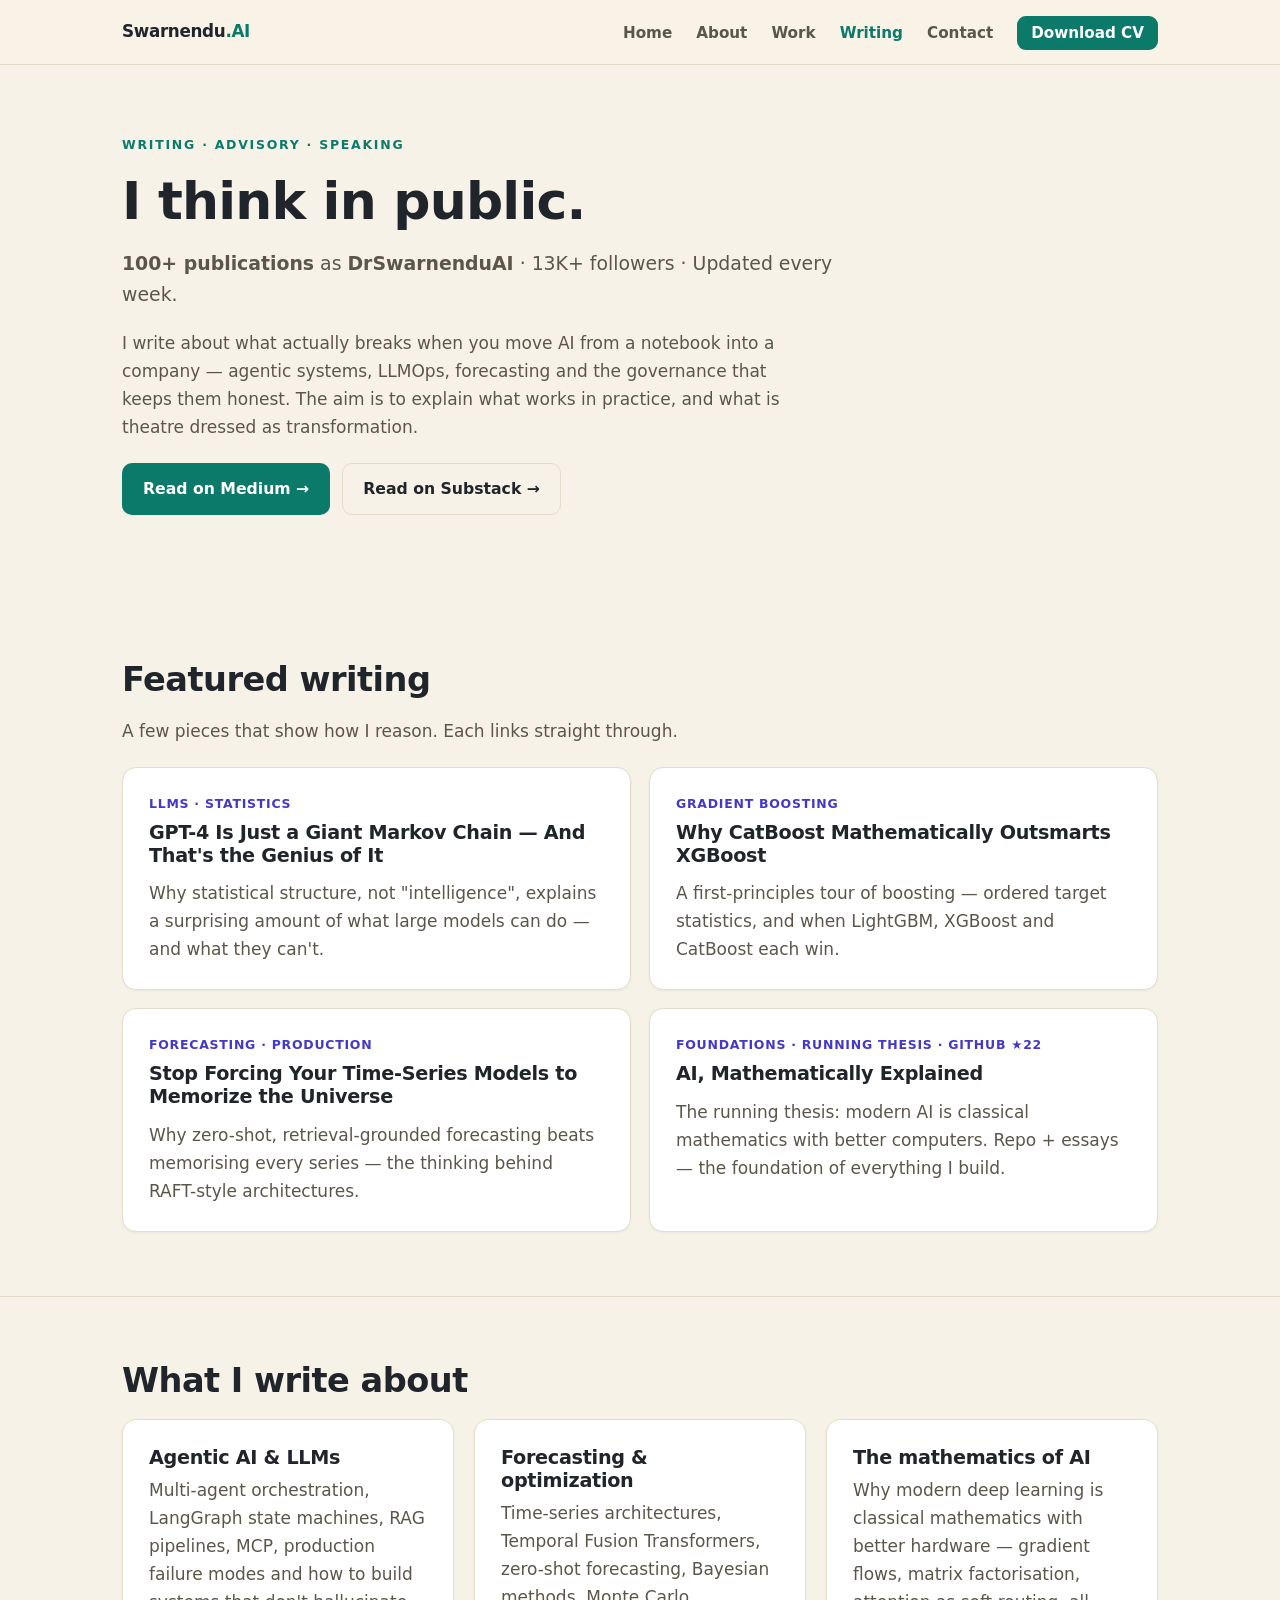
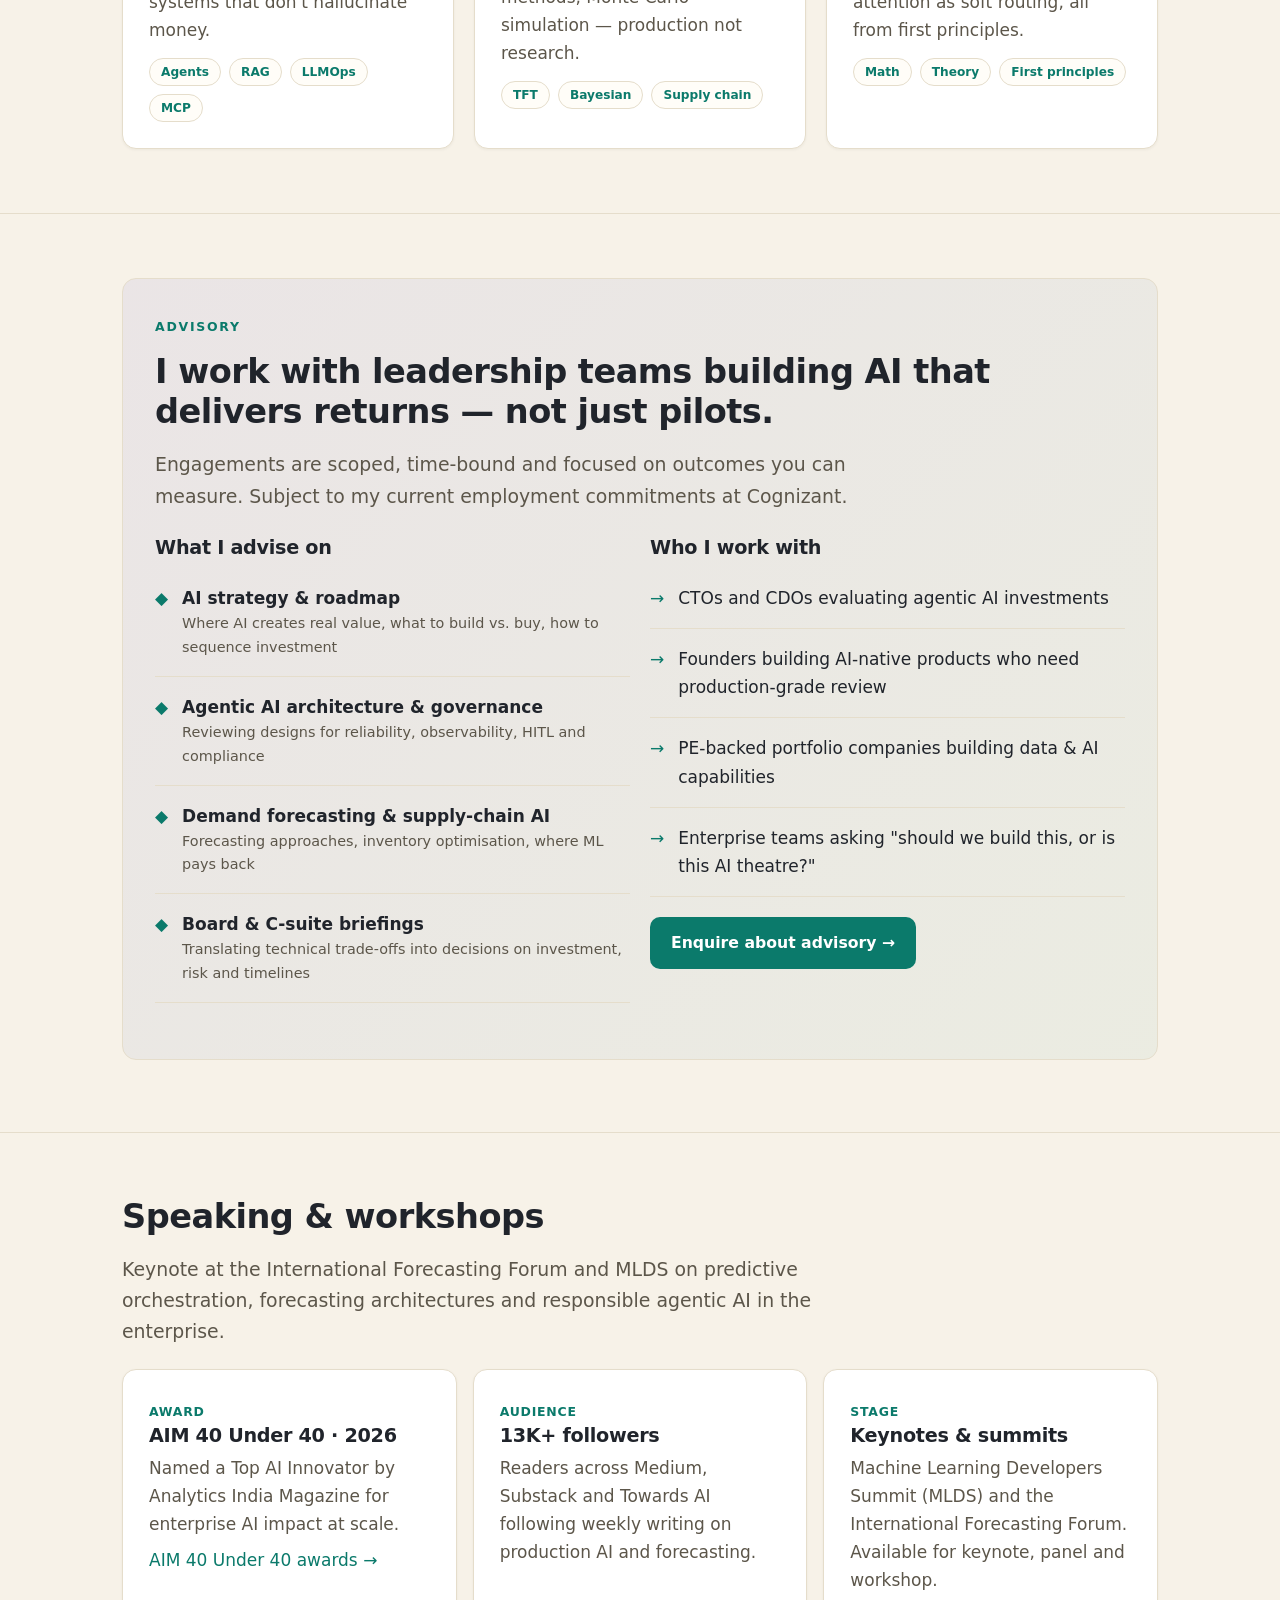
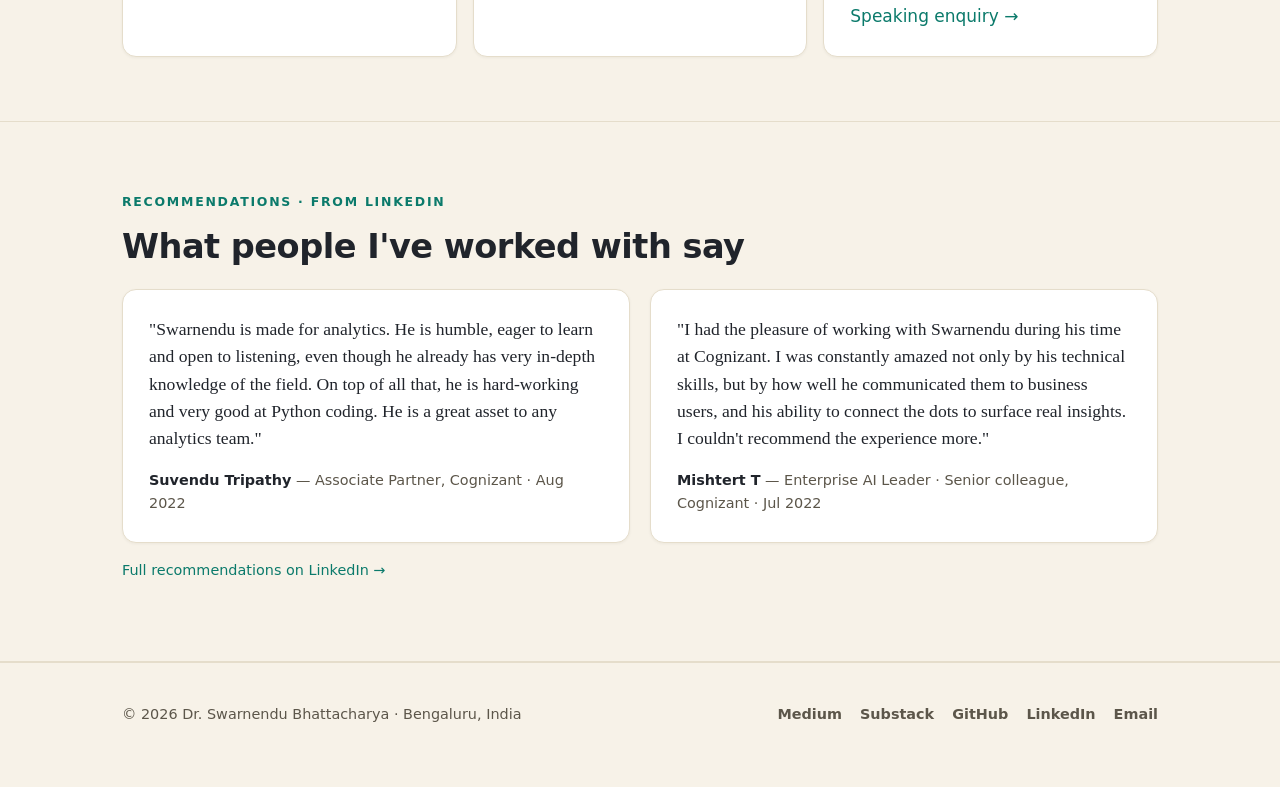
<file: writing.html>
<!doctype html>
<html lang="en">
<head>
<meta charset="utf-8">
<meta name="viewport" content="width=device-width,initial-scale=1">
<title>Writing, Advisory &amp; Speaking — Dr. Swarnendu Bhattacharya</title>
<meta name="description" content="100+ deep-tech publications as DrSwarnenduAI on production AI, agentic systems, forecasting and the mathematics behind them. Plus advisory for leadership teams and keynote speaking.">
<link rel="canonical" href="https://drswarnendu.vercel.app/writing.html">
<meta property="og:type" content="article">
<meta property="og:title" content="Writing, Advisory & Speaking — Dr. Swarnendu Bhattacharya">
<meta property="og:description" content="100+ publications on production AI, agentic systems and forecasting. Advisory for leadership teams. Keynote speaking on responsible agentic AI.">
<meta property="og:image" content="https://drswarnendu.vercel.app/assets/og-banner.png">
<meta name="twitter:card" content="summary_large_image">
<meta name="twitter:image" content="https://drswarnendu.vercel.app/assets/og-banner.png">
<meta name="theme-color" content="#f7f2e8">
<link rel="icon" type="image/svg+xml" href="favicon.svg">
<meta name="google-site-verification" content="ymkqoARlLAQf9RH2tPxUiYVW7BLL19bURBoswuVoYTw">
<link rel="stylesheet" href="styles.css">
</head>
<body>

<header class="nav">
  <div class="wrap nav-inner">
    <a class="brand" href="index.html">Swarnendu<span>.AI</span></a>
    <button class="menu-btn" aria-label="Toggle menu" onclick="document.getElementById('m').classList.toggle('open')">≡</button>
    <nav><ul id="m">
      <li><a href="index.html">Home</a></li>
      <li><a href="about.html">About</a></li>
      <li><a href="work.html">Work</a></li>
      <li><a href="writing.html" class="active">Writing</a></li>
      <li><a href="contact.html">Contact</a></li>
      <li><a class="nav-cta" href="index.html#cv">Download CV</a></li>
    </ul></nav>
  </div>
</header>

<main>

<!-- HEADER -->
<section class="section" style="padding-top:64px;border-bottom:none">
  <div class="wrap">
    <span class="eyebrow">Writing · Advisory · Speaking</span>
    <h1 style="margin-bottom:.3em">I think in public.</h1>
    <p class="lead"><strong>100+ publications</strong> as <strong>DrSwarnenduAI</strong> · 13K+ followers · Updated every week.</p>
    <p style="color:var(--ink-muted);max-width:62ch;margin-top:8px">I write about what actually breaks when you move AI from a notebook into a company — agentic systems, LLMOps, forecasting and the governance that keeps them honest. The aim is to explain what works in practice, and what is theatre dressed as transformation.</p>
    <p style="margin-top:22px;display:flex;gap:12px;flex-wrap:wrap">
      <a class="btn btn-primary" href="https://medium.com/@swarnenduiitb2020i" target="_blank" rel="noopener">Read on Medium →</a>
      <a class="btn btn-ghost" href="https://substack.com/@swarnenduai" target="_blank" rel="noopener">Read on Substack →</a>
    </p>
  </div>
</section>

<!-- FEATURED WRITING -->
<section class="section">
  <div class="wrap">
    <h2 style="margin-top:0">Featured writing</h2>
    <p class="muted">A few pieces that show how I reason. Each links straight through.</p>
    <div class="feat" style="margin-top:22px">
      <a class="card" href="https://levelup.gitconnected.com/gpt-4-is-just-a-giant-markov-chain-and-thats-the-genius-of-it-5a801502afb0" target="_blank" rel="noopener" style="color:inherit">
        <span class="pub">LLMs · Statistics</span>
        <h3>GPT-4 Is Just a Giant Markov Chain — And That's the Genius of It</h3>
        <p>Why statistical structure, not "intelligence", explains a surprising amount of what large models can do — and what they can't.</p>
      </a>
      <a class="card" href="https://www.linkedin.com/pulse/why-catboost-mathematically-outsmarts-xgboost-journey-bhattacharya-pnrqc" target="_blank" rel="noopener" style="color:inherit">
        <span class="pub">Gradient Boosting</span>
        <h3>Why CatBoost Mathematically Outsmarts XGBoost</h3>
        <p>A first-principles tour of boosting — ordered target statistics, and when LightGBM, XGBoost and CatBoost each win.</p>
      </a>
      <a class="card" href="https://www.linkedin.com/pulse/stop-forcing-your-time-series-models-memorize-bhattacharya-ly16c" target="_blank" rel="noopener" style="color:inherit">
        <span class="pub">Forecasting · Production</span>
        <h3>Stop Forcing Your Time-Series Models to Memorize the Universe</h3>
        <p>Why zero-shot, retrieval-grounded forecasting beats memorising every series — the thinking behind RAFT-style architectures.</p>
      </a>
      <a class="card" href="https://github.com/MLDreamer/AIMathematicallyexplained" target="_blank" rel="noopener" style="color:inherit">
        <span class="pub">Foundations · Running thesis · GitHub ★22</span>
        <h3>AI, Mathematically Explained</h3>
        <p>The running thesis: modern AI is classical mathematics with better computers. Repo + essays — the foundation of everything I build.</p>
      </a>
    </div>
  </div>
</section>

<!-- WHAT I WRITE ABOUT — keyword signal + navigation for new readers -->
<section class="section">
  <div class="wrap">
    <h2 style="margin-top:0">What I write about</h2>
    <div class="grid grid-3" style="margin-top:18px">
      <div class="card">
        <h3>Agentic AI &amp; LLMs</h3>
        <p>Multi-agent orchestration, LangGraph state machines, RAG pipelines, MCP, production failure modes and how to build systems that don't hallucinate money.</p>
        <div class="tag-row"><span class="chip">Agents</span><span class="chip">RAG</span><span class="chip">LLMOps</span><span class="chip">MCP</span></div>
      </div>
      <div class="card">
        <h3>Forecasting &amp; optimization</h3>
        <p>Time-series architectures, Temporal Fusion Transformers, zero-shot forecasting, Bayesian methods, Monte Carlo simulation — production not research.</p>
        <div class="tag-row"><span class="chip">TFT</span><span class="chip">Bayesian</span><span class="chip">Supply chain</span></div>
      </div>
      <div class="card">
        <h3>The mathematics of AI</h3>
        <p>Why modern deep learning is classical mathematics with better hardware — gradient flows, matrix factorisation, attention as soft routing, all from first principles.</p>
        <div class="tag-row"><span class="chip">Math</span><span class="chip">Theory</span><span class="chip">First principles</span></div>
      </div>
    </div>
  </div>
</section>

<!-- ADVISORY — prominent section -->
<section class="section" id="advisory">
  <div class="wrap">
    <div class="advisory-banner">
      <span class="eyebrow">Advisory</span>
      <h2>I work with leadership teams building AI that delivers returns — not just pilots.</h2>
      <p class="lead">Engagements are scoped, time-bound and focused on outcomes you can measure. Subject to my current employment commitments at Cognizant.</p>
      <div class="grid grid-2" style="margin-top:24px;margin-bottom:24px">
        <div>
          <h3>What I advise on</h3>
          <ul class="wlist">
            <li><span class="dot">◆</span><div><strong>AI strategy &amp; roadmap</strong><div class="sub">Where AI creates real value, what to build vs. buy, how to sequence investment</div></div></li>
            <li><span class="dot">◆</span><div><strong>Agentic AI architecture &amp; governance</strong><div class="sub">Reviewing designs for reliability, observability, HITL and compliance</div></div></li>
            <li><span class="dot">◆</span><div><strong>Demand forecasting &amp; supply-chain AI</strong><div class="sub">Forecasting approaches, inventory optimisation, where ML pays back</div></div></li>
            <li><span class="dot">◆</span><div><strong>Board &amp; C-suite briefings</strong><div class="sub">Translating technical trade-offs into decisions on investment, risk and timelines</div></div></li>
          </ul>
        </div>
        <div>
          <h3>Who I work with</h3>
          <ul class="wlist">
            <li><span class="dot">→</span><div>CTOs and CDOs evaluating agentic AI investments</div></li>
            <li><span class="dot">→</span><div>Founders building AI-native products who need production-grade review</div></li>
            <li><span class="dot">→</span><div>PE-backed portfolio companies building data &amp; AI capabilities</div></li>
            <li><span class="dot">→</span><div>Enterprise teams asking "should we build this, or is this AI theatre?"</div></li>
          </ul>
          <p style="margin-top:20px">
            <a class="btn btn-primary" href="mailto:swarnenduiitb@gmail.com?subject=Advisory%20Enquiry">Enquire about advisory →</a>
          </p>
        </div>
      </div>
    </div>
  </div>
</section>

<!-- SPEAKING -->
<section class="section">
  <div class="wrap">
    <h2 style="margin-top:0">Speaking &amp; workshops</h2>
    <p class="lead">Keynote at the International Forecasting Forum and MLDS on predictive orchestration, forecasting architectures and responsible agentic AI in the enterprise.</p>
    <div class="proof" style="margin-top:22px">
      <div class="card">
        <span class="badge">Award</span>
        <h3>AIM 40 Under 40 · 2026</h3>
        <p>Named a Top AI Innovator by Analytics India Magazine for enterprise AI impact at scale.</p>
        <p style="margin-top:8px"><a href="https://mlds.analyticsindiamag.com/awards" target="_blank" rel="noopener">AIM 40 Under 40 awards →</a></p>
      </div>
      <div class="card">
        <span class="badge">Audience</span>
        <h3>13K+ followers</h3>
        <p>Readers across Medium, Substack and Towards AI following weekly writing on production AI and forecasting.</p>
      </div>
      <div class="card">
        <span class="badge">Stage</span>
        <h3>Keynotes &amp; summits</h3>
        <p>Machine Learning Developers Summit (MLDS) and the International Forecasting Forum. Available for keynote, panel and workshop.</p>
        <p style="margin-top:8px"><a href="mailto:swarnenduiitb@gmail.com?subject=Speaking%20Enquiry">Speaking enquiry →</a></p>
      </div>
    </div>
  </div>
</section>

<!-- RECOMMENDATIONS -->
<section class="section" id="recommendations">
  <div class="wrap">
    <span class="eyebrow">Recommendations · from LinkedIn</span>
    <h2 style="margin-top:0">What people I've worked with say</h2>
    <div class="grid grid-2" style="margin-top:22px">
      <div class="card">
        <blockquote style="margin:0;font-family:var(--serif);font-size:1.1rem;line-height:1.55;color:var(--ink)">"Swarnendu is made for analytics. He is humble, eager to learn and open to listening, even though he already has very in-depth knowledge of the field. On top of all that, he is hard-working and very good at Python coding. He is a great asset to any analytics team."</blockquote>
        <p style="margin:16px 0 0;font-size:.9rem;color:var(--ink-muted)"><strong style="color:var(--ink)">Suvendu Tripathy</strong> — Associate Partner, Cognizant · Aug 2022</p>
      </div>
      <div class="card">
        <blockquote style="margin:0;font-family:var(--serif);font-size:1.1rem;line-height:1.55;color:var(--ink)">"I had the pleasure of working with Swarnendu during his time at Cognizant. I was constantly amazed not only by his technical skills, but by how well he communicated them to business users, and his ability to connect the dots to surface real insights. I couldn't recommend the experience more."</blockquote>
        <p style="margin:16px 0 0;font-size:.9rem;color:var(--ink-muted)"><strong style="color:var(--ink)">Mishtert T</strong> — Enterprise AI Leader · Senior colleague, Cognizant · Jul 2022</p>
      </div>
    </div>
    <p style="margin-top:16px;font-size:.9rem"><a href="https://www.linkedin.com/in/swarnendu-bhattacharya/" target="_blank" rel="noopener">Full recommendations on LinkedIn →</a></p>
  </div>
</section>

</main>

<footer>
  <div class="wrap foot-inner">
    <span>© 2026 Dr. Swarnendu Bhattacharya · Bengaluru, India</span>
    <div class="social">
      <a href="https://medium.com/@swarnenduiitb2020i" target="_blank" rel="noopener">Medium</a>
      <a href="https://substack.com/@swarnenduai" target="_blank" rel="noopener">Substack</a>
      <a href="https://github.com/MLDreamer" target="_blank" rel="noopener">GitHub</a>
      <a href="https://www.linkedin.com/in/swarnendu-bhattacharya/" target="_blank" rel="noopener">LinkedIn</a>
      <a href="mailto:swarnenduiitb@gmail.com">Email</a>
    </div>
  </div>
</footer>
<script>document.querySelectorAll('#m a').forEach(a=>a.addEventListener('click',()=>document.getElementById('m').classList.remove('open')));</script>
</body>
</html>
</file>
<file: styles.css>
:root{
  --bg:#f7f2e8;
  --bg-soft:#fffdf8;
  --panel:#ffffff;
  --ink:#20242b;
  --ink-muted:#5c564a;
  --line:#e5ddcb;
  --accent:#0b7a6b;
  --accent-2:#4338ca;
  --accent-ink:#ffffff;
  --radius:14px;
  --maxw:1080px;
  --font:ui-sans-serif,system-ui,-apple-system,"Segoe UI",Roboto,Helvetica,Arial,sans-serif;
  --serif:ui-serif,Georgia,"Times New Roman",serif;
}
*{box-sizing:border-box}
html{scroll-behavior:smooth}
body{
  margin:0;background:var(--bg);color:var(--ink);
  font-family:var(--font);line-height:1.65;font-size:17px;
  -webkit-font-smoothing:antialiased;text-rendering:optimizeLegibility;
}
a{color:var(--accent);text-decoration:none}
a:hover{text-decoration:underline}
img{max-width:100%;display:block}
h1,h2,h3,h4{line-height:1.2;font-weight:750;letter-spacing:-.015em;margin:0 0 .5em}
h1{font-size:clamp(2rem,5vw,3.25rem)}
h2{font-size:clamp(1.5rem,3.5vw,2.1rem);margin-top:2.2em}
h3{font-size:1.2rem}
p{margin:0 0 1em}
.wrap{max-width:var(--maxw);margin:0 auto;padding:0 22px}
.section{padding:64px 0;border-bottom:1px solid var(--line)}
.muted{color:var(--ink-muted)}
.eyebrow{
  display:inline-block;font-size:.78rem;font-weight:700;letter-spacing:.14em;
  text-transform:uppercase;color:var(--accent);margin-bottom:14px;
}
.lead{font-size:1.18rem;color:var(--ink-muted);max-width:60ch}

/* ---------- nav ---------- */
header.nav{
  position:sticky;top:0;z-index:50;
  background:rgba(247,242,232,.88);backdrop-filter:saturate(140%) blur(12px);
  border-bottom:1px solid var(--line);
}
.nav-inner{display:flex;align-items:center;justify-content:space-between;height:64px}
.brand{font-weight:800;letter-spacing:-.02em;color:var(--ink);font-size:1.05rem}
.brand span{color:var(--accent)}
nav ul{display:flex;gap:24px;list-style:none;margin:0;padding:0;align-items:center}
nav a{color:var(--ink-muted);font-weight:600;font-size:.95rem}
nav a:hover,nav a.active{color:var(--ink);text-decoration:none}
nav a.active{color:var(--accent)}
.nav-cta{background:var(--accent);color:var(--accent-ink)!important;border-radius:9px;padding:8px 14px;font-weight:700}
.nav-cta:hover{background:#0a6a5d;color:#fff!important}
.menu-btn{display:none;background:none;border:1px solid var(--line);color:var(--ink);
  border-radius:8px;padding:6px 10px;font-size:1.2rem;cursor:pointer}

/* ---------- hero ---------- */
.hero{padding:80px 0 64px;position:relative;overflow:hidden}
.hero::before{
  content:"";position:absolute;inset:-40% -10% auto auto;width:520px;height:520px;
  background:radial-gradient(circle at center,rgba(11,122,107,.11),transparent 62%);
  filter:blur(8px);z-index:-1;
}
.hero-inner{
  display:grid;
  grid-template-columns:1fr auto;
  gap:52px;
  align-items:center;
}
.hero-text{min-width:0}
.hero h1{margin-bottom:.3em}
.hero .tag{font-size:1.2rem;color:var(--ink-muted);max-width:56ch;margin-bottom:30px}
.cta-row{display:flex;gap:14px;flex-wrap:wrap;margin-bottom:20px}

/* photo ring */
.hero-photo{display:flex;flex-direction:column;align-items:center;gap:14px;flex-shrink:0}
.photo-ring{
  width:156px;height:156px;border-radius:50%;
  background:linear-gradient(135deg,var(--accent),var(--accent-2));
  padding:3px;
  box-shadow:0 8px 32px rgba(11,122,107,.2);
}
.photo-ring img,.photo-inner{
  width:100%;height:100%;border-radius:50%;display:block;
}
.photo-ring img{object-fit:cover}
.photo-inner{
  display:flex;align-items:center;justify-content:center;
  font-size:2.8rem;font-weight:800;letter-spacing:-.03em;
  background:linear-gradient(135deg,rgba(11,122,107,.1),rgba(67,56,202,.1));
  color:var(--accent);
}
.photo-badges{display:flex;flex-direction:column;align-items:center;gap:7px}
.badge-pill{
  font-size:.72rem;font-weight:700;letter-spacing:.06em;text-transform:uppercase;
  background:var(--panel);border:1px solid var(--line);border-radius:999px;
  padding:4px 13px;color:var(--accent-2);white-space:nowrap;
}

/* availability pill */
.avail{
  display:inline-flex;align-items:center;gap:9px;font-size:.95rem;
  color:var(--ink-muted);background:var(--panel);border:1px solid var(--line);
  border-radius:999px;padding:9px 18px;margin-top:4px;
}
.avail .pulse{
  width:9px;height:9px;border-radius:50%;background:var(--accent);flex-shrink:0;
  box-shadow:0 0 0 0 rgba(11,122,107,.5);animation:pulse 2s infinite;
}
@keyframes pulse{
  0%{box-shadow:0 0 0 0 rgba(11,122,107,.45)}
  70%{box-shadow:0 0 0 8px rgba(11,122,107,0)}
  100%{box-shadow:0 0 0 0 rgba(11,122,107,0)}
}
.btn{
  display:inline-flex;align-items:center;gap:8px;font-weight:700;font-size:.98rem;
  padding:12px 20px;border-radius:10px;border:1px solid transparent;cursor:pointer;
  transition:transform .06s ease,background .15s ease,border-color .15s ease;
}
.btn:hover{text-decoration:none;transform:translateY(-1px)}
.btn-primary{background:var(--accent);color:var(--accent-ink)}
.btn-primary:hover{background:#0a6a5d}
.btn-ghost{background:transparent;color:var(--ink);border-color:var(--line)}
.btn-ghost:hover{border-color:var(--accent)}

/* ---------- logo strip ---------- */
.logos{
  padding:18px 0 22px;
  border-bottom:1px solid var(--line);
  background:var(--bg);
}
.logos-label{
  font-size:.72rem;font-weight:700;letter-spacing:.14em;text-transform:uppercase;
  color:var(--ink-muted);margin:0 0 11px;
}
.logo-strip{display:flex;flex-wrap:wrap;align-items:center;gap:0;row-gap:6px}
.logo-co{
  font-size:.9rem;font-weight:800;letter-spacing:.015em;
  color:var(--ink-muted);opacity:.5;
  padding:2px 16px;
  transition:opacity .15s,color .15s;
  cursor:default;
}
.logo-co:first-child{padding-left:0}
.logo-co:hover{opacity:.9;color:var(--ink)}
.logo-sep{color:var(--line);font-size:.9rem;user-select:none;padding:0 2px}

/* ---------- stats ---------- */
.stats{display:grid;grid-template-columns:repeat(4,1fr);gap:16px;margin-top:8px}
.stat{
  background:var(--panel);border:1px solid var(--line);border-radius:var(--radius);
  padding:22px;box-shadow:0 1px 2px rgba(40,30,10,.04);
}
.stat .n{
  font-size:1.9rem;font-weight:800;letter-spacing:-.02em;
  background:linear-gradient(90deg,var(--accent),var(--accent-2));
  -webkit-background-clip:text;background-clip:text;color:transparent;
}
.stat .l{font-size:.9rem;color:var(--ink-muted);margin-top:4px}

/* ---------- cards / grid ---------- */
.grid{display:grid;gap:20px}
.grid-2{grid-template-columns:repeat(2,1fr)}
.grid-3{grid-template-columns:repeat(3,1fr)}
.card{
  background:var(--panel);border:1px solid var(--line);border-radius:var(--radius);
  padding:26px;box-shadow:0 1px 3px rgba(40,30,10,.05);
  transition:border-color .15s,transform .06s,box-shadow .15s;
}
.card:hover{border-color:var(--accent);transform:translateY(-2px);box-shadow:0 6px 18px rgba(40,30,10,.08)}
.card h3{margin-bottom:.35em}
.card .meta{font-size:.85rem;color:var(--ink-muted);margin-bottom:12px}
.card p{color:var(--ink-muted);margin-bottom:0}
.tag-row{display:flex;flex-wrap:wrap;gap:8px;margin-top:14px}
.chip{
  font-size:.76rem;font-weight:600;color:var(--accent);
  border:1px solid var(--line);border-radius:999px;padding:3px 11px;background:var(--bg-soft);
}

/* ---------- case study ---------- */
.case{padding:44px 0;border-bottom:1px solid var(--line)}
.case:first-of-type{padding-top:8px}
.case .kicker{font-size:.8rem;font-weight:700;letter-spacing:.1em;text-transform:uppercase;color:var(--accent)}
.case h2{margin-top:6px}
.case .cols{display:grid;grid-template-columns:1fr 1fr;gap:30px;margin-top:20px;align-items:start}
.case h4{font-size:.82rem;letter-spacing:.06em;text-transform:uppercase;color:var(--ink-muted);margin:0 0 6px}
.case .block{margin-bottom:18px}
.case .outcome{display:flex;flex-wrap:wrap;gap:12px;margin-top:6px}
.case .outcome span{
  background:var(--bg-soft);border:1px solid var(--line);border-radius:10px;
  padding:10px 14px;font-weight:700;color:var(--ink);font-size:.95rem;
}
.flow{display:flex;flex-wrap:wrap;align-items:center;gap:8px;margin-top:6px}
.flow .node{
  background:var(--panel);border:1px solid var(--line);border-radius:8px;
  padding:8px 12px;font-size:.85rem;font-weight:600;color:var(--ink);
}
.flow .arrow{color:var(--accent);font-weight:800}

/* ---------- timeline ---------- */
.timeline{border-left:2px solid var(--line);margin-left:8px;padding-left:26px}
.tl-item{position:relative;padding-bottom:34px}
.tl-item::before{
  content:"";position:absolute;left:-33px;top:6px;width:12px;height:12px;
  border-radius:50%;background:var(--accent);box-shadow:0 0 0 4px var(--bg);
}
.tl-item .when{font-size:.85rem;color:var(--accent);font-weight:650}
.tl-item h3{margin:.15em 0 .1em}
.tl-item .org{color:var(--ink-muted);font-weight:600;margin-bottom:8px}
.tl-item ul{margin:8px 0 0;padding-left:18px;color:var(--ink-muted)}
.tl-item li{margin-bottom:5px}

/* ---------- writing list ---------- */
.wlist{list-style:none;padding:0;margin:0}
.wlist li{padding:16px 0;border-bottom:1px solid var(--line);display:flex;gap:14px;align-items:baseline}
.wlist .dot{color:var(--accent)}
.wlist .sub{color:var(--ink-muted);font-size:.9rem}

/* feature article cards */
.feat{display:grid;grid-template-columns:repeat(2,1fr);gap:18px}
.feat .card{display:flex;flex-direction:column;gap:6px}
.feat .pub{font-size:.78rem;font-weight:700;letter-spacing:.06em;text-transform:uppercase;color:var(--accent-2)}

/* ---------- prose ---------- */
.prose{max-width:72ch}
.prose h2{margin-top:1.6em}

/* ---------- callout ---------- */
.callout{
  background:linear-gradient(180deg,rgba(11,122,107,.07),rgba(11,122,107,0));
  border:1px solid var(--line);border-left:3px solid var(--accent);
  border-radius:10px;padding:22px 24px;margin:24px 0;
}
.callout p:last-child{margin-bottom:0}

/* ---------- social proof / testimonials ---------- */
.proof{display:grid;grid-template-columns:repeat(3,1fr);gap:16px;margin-top:8px}
.proof .card{text-align:left}
.proof .badge{font-size:.78rem;font-weight:700;letter-spacing:.06em;text-transform:uppercase;color:var(--accent)}

/* ---------- quick-reach strip (contact page) ---------- */
.quick-reach{
  background:linear-gradient(135deg,rgba(11,122,107,.07),rgba(67,56,202,.06));
  border:1px solid var(--line);border-radius:var(--radius);
  padding:28px 30px;margin-bottom:28px;
}
.quick-reach h3{margin-bottom:6px}
.email-big{
  font-size:1.35rem;font-weight:700;color:var(--accent);
  word-break:break-all;display:inline-block;
}
.email-big:hover{text-decoration:underline}
.reach-row{display:flex;gap:10px;flex-wrap:wrap;margin-top:16px}

/* ---------- contact ---------- */
.contact-card{
  background:var(--panel);border:1px solid var(--line);border-radius:var(--radius);
  padding:32px;box-shadow:0 1px 3px rgba(40,30,10,.05);
}
.field{display:flex;flex-direction:column;gap:6px;margin-bottom:16px}
.field label{font-size:.85rem;font-weight:600;color:var(--ink-muted)}
.field input,.field textarea{
  background:var(--bg-soft);border:1px solid var(--line);border-radius:9px;
  color:var(--ink);padding:11px 13px;font-family:inherit;font-size:1rem;
}
.field input:focus,.field textarea:focus{
  outline:none;border-color:var(--accent);box-shadow:0 0 0 3px rgba(11,122,107,.12);
}

/* ---------- advisory banner ---------- */
.advisory-banner{
  background:linear-gradient(135deg,rgba(67,56,202,.07),rgba(11,122,107,.05));
  border:1px solid var(--line);border-radius:var(--radius);
  padding:32px;margin:0 0 8px;
}
.advisory-banner h2{margin-top:0}

/* ---------- footer ---------- */
footer{padding:40px 0 60px;color:var(--ink-muted);font-size:.9rem;border-top:1px solid var(--line)}
.foot-inner{display:flex;justify-content:space-between;gap:20px;flex-wrap:wrap;align-items:center}
.social{display:flex;gap:18px;flex-wrap:wrap}
.social a{color:var(--ink-muted);font-weight:600}
.social a:hover{color:var(--accent)}

/* ---------- responsive ---------- */
@media (max-width:860px){
  .stats{grid-template-columns:repeat(2,1fr)}
  .grid-2,.grid-3,.case .cols,.feat,.proof{grid-template-columns:1fr}
  .hero-inner{grid-template-columns:1fr;gap:32px}
  .hero-photo{order:-1;flex-direction:row;justify-content:flex-start;gap:20px}
  .photo-ring{width:100px;height:100px}
  .photo-inner{font-size:1.9rem}
  .photo-badges{flex-direction:row;flex-wrap:wrap;justify-content:flex-start}
}
@media (max-width:640px){
  body{font-size:16px}
  .menu-btn{display:block}
  nav ul{
    position:absolute;top:64px;left:0;right:0;flex-direction:column;gap:0;align-items:stretch;
    background:var(--bg-soft);border-bottom:1px solid var(--line);
    max-height:0;overflow:hidden;transition:max-height .2s ease;
  }
  nav ul.open{max-height:420px}
  nav ul li{padding:0 22px}
  nav a{display:block;padding:14px 0}
  .nav-cta{margin:10px 0}
  .hero{padding:48px 0 36px}
  .hero-photo{order:-1}
  .stats{grid-template-columns:1fr 1fr}
  .avail{font-size:.88rem;padding:8px 14px}
  .logo-co{padding:2px 10px;font-size:.82rem}
}
</file>
